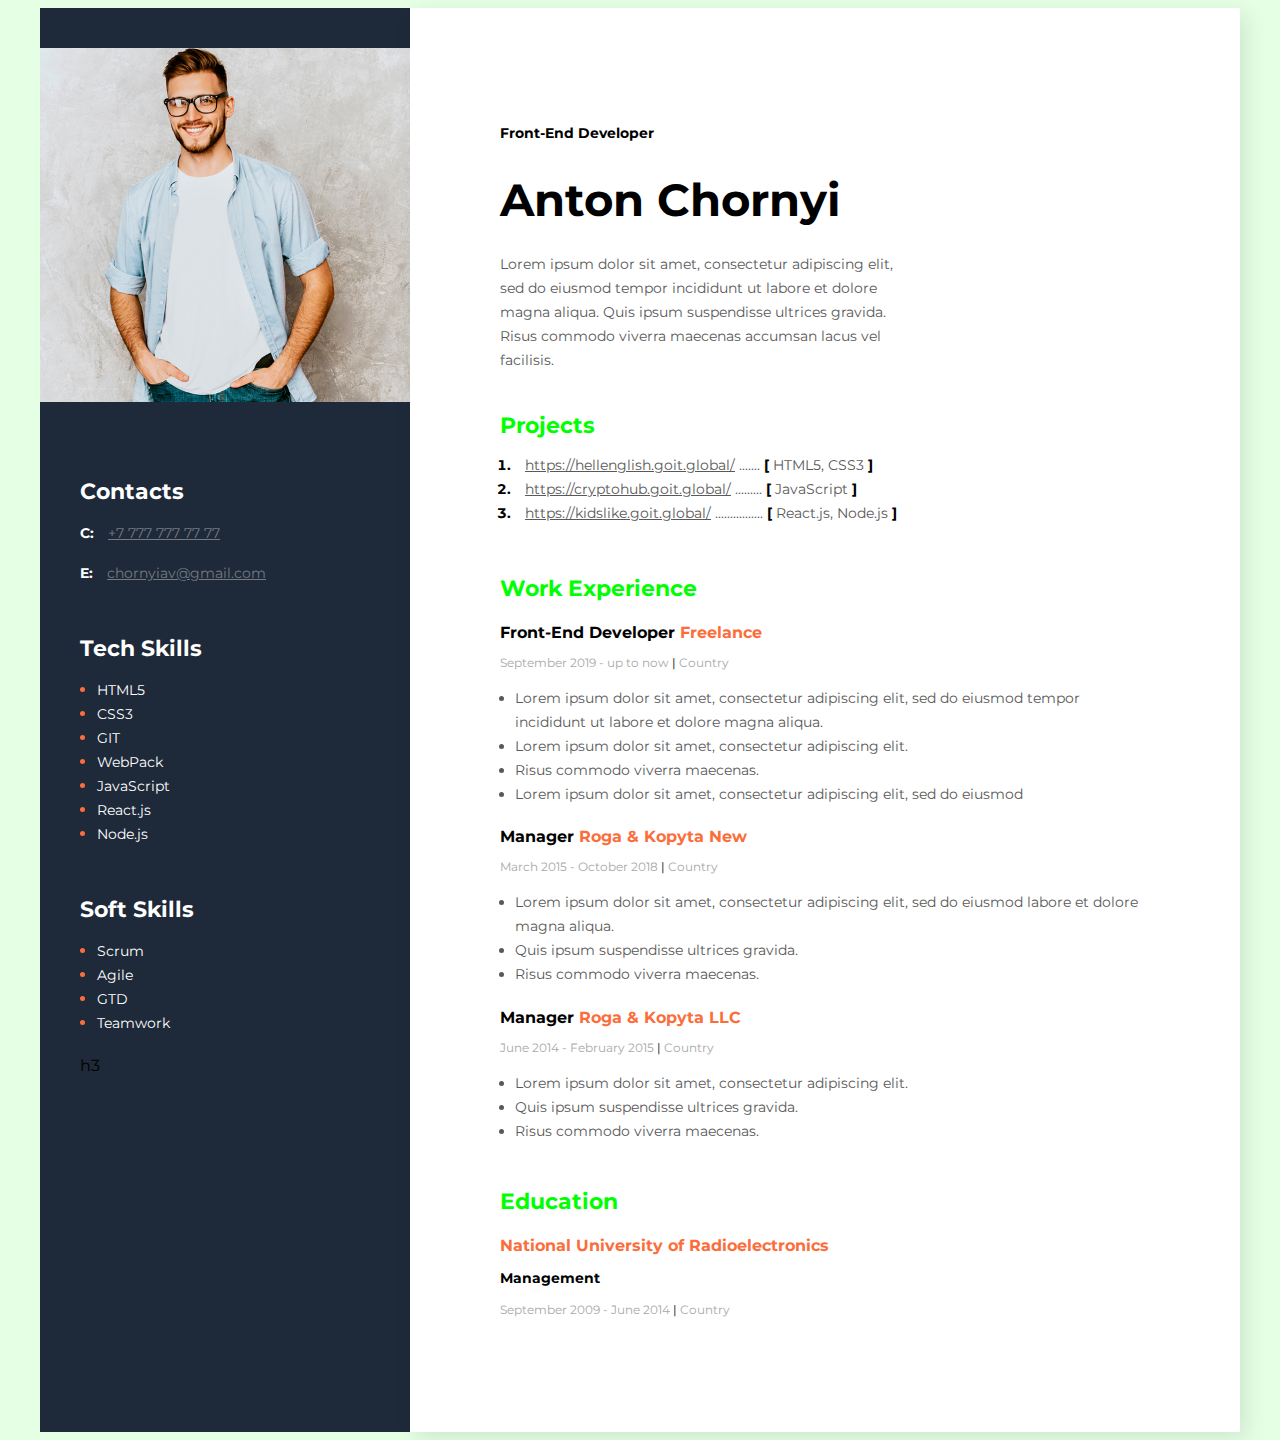
<file: index.html>
<!DOCTYPE html>
<html lang="en">
<head>
    <meta charset="UTF-8">
    <meta http-equiv="X-UA-Compatible" content="IE=edge">
    <meta name="viewport" content="width=device-width, initial-scale=1.0">
    <link rel="preconnect" href="https://fonts.googleapis.com">
    <link rel="preconnect" href="https://fonts.gstatic.com" crossorigin>
    <link href="https://fonts.googleapis.com/css2?family=Montserrat:wght@400;700&display=swap" rel="stylesheet">
    <link rel="stylesheet" href="styles/styles.css">
    <title>Resume</title>
</head>
<body>
<!--Main-->
<div class="main">
    <!--MainContent-->
    <div class="main_content">
        <!--about user-->
        <div class="about">
            <h2 class="about_position">Front-End Developer</h2>
            <h1 class="about_name">Anton Chornyi</h1>
            <p class="about_description">Lorem ipsum dolor sit amet, consectetur adipiscing elit, sed do eiusmod tempor incididunt ut labore et dolore magna
            aliqua. Quis ipsum suspendisse ultrices gravida. Risus commodo viverra maecenas accumsan lacus vel facilisis.</p>
        </div>
        <!--Project-->
        <div class="project">
            <h3 class="title">Projects</h3>
            <ol class="project_list">
                <li class="project_item"> 
                    <span class="project">
                        <a href="https://hellenglish.goit.global/" class="project_link">https://hellenglish.goit.global/</a>
                        .......
                    <span class="project_bracket">[</span> HTML5, CSS3 <span class="project_bracket">]</span>
                    </span>
                </li>
                
                <li class="project_item">
                    <span class="project">
                        <a href="https://cryptohub.goit.global/" class="project_link">https://cryptohub.goit.global/</a>
                        .........
                        <span class="project_bracket">[</span> JavaScript <span class="project_bracket">]</span>
                    </span>
                </li>
                
                <li class="project_item">
                    <span class="project">
                        <a href="https://kidslike.goit.global/" class="project_link">https://kidslike.goit.global/</a>
                        ................
                        <span class="project_bracket">[</span> React.js, Node.js <span class="project_bracket">]</span>
                    </span>
                    
                </li>
            </ol>
        </div>
        <!--Work-->
        <div class="work">
           <h3 class="title">Work Experience</h3> 
            <!--Company 1-->
           <div>
               <h4 class="work_position">Front-End Developer <span class="organization">Freelance</span></h4>
               <p class="period">September 2019 - up to now <span class="line">| </span> Country</p>
               <ul class="work_list">
                    <li class="work_list_item">Lorem ipsum dolor sit amet, consectetur adipiscing elit, sed do eiusmod tempor incididunt ut labore et dolore magna
                    aliqua.</li>
                    <li class="work_list_item">Lorem ipsum dolor sit amet, consectetur adipiscing elit.</li>
                    <li class="work_list_item">Risus commodo viverra maecenas.</li>
                    <li class="work_list_item">Lorem ipsum dolor sit amet, consectetur adipiscing elit, sed do eiusmod</li>
               </ul>
           </div>
            <!--Company 2-->
            <div>
                <h4 class="work_position">Manager <span class="organization">Roga & Kopyta New</span></h4>
                <p class="period">March 2015 - October 2018 <span class="line">| </span> Country</p>
                <ul class="work_list">
                    <li class="work_list_item">Lorem ipsum dolor sit amet, consectetur adipiscing elit, sed do eiusmod labore et dolore magna aliqua.</li>
                    <li class="work_list_item">Quis ipsum suspendisse ultrices gravida.</li>
                    <li class="work_list_item">Risus commodo viverra maecenas.</li>
                </ul>
            </div>
            <!--Company 3-->
            <div>
                <h4 class="work_position">Manager <span class="organization">Roga & Kopyta LLC</span></h4>
                <p class="period">June 2014 - February 2015 <span class="line">| </span> Country</p>
                <ul class="work_list">
                    <li class="work_list_item">Lorem ipsum dolor sit amet, consectetur adipiscing elit.</li>
                    <li class="work_list_item">Quis ipsum suspendisse ultrices gravida.</li>
                    <li class="work_list_item">Risus commodo viverra maecenas.</li>
                </ul>
            </div>
        </div>
        <!--Education-->
        <div class="education">
            <h3 class="title">Education</h3>
            <div>
                <h4 class="education_name">National University of Radioelectronics</h4>
                <p class="education_specialnost">Management</p>
                <p class="period">September 2009 - June 2014 <span class="line">| </span> Country</p>
            </div>
        </div>
    </div>
    <!--Sidebar-->
    <aside class="sidebar">
        <img src="img/photo.jpg" alt="user photo" class="photo">
        <!--Contact-->
        <div class="contact">
            <h3 class="sidebar_title">Contacts</h3>
            <div>
               <p>
                   <span class="contact_type">C:</span>
                    <a href="tel:+7 777 777 77 77" class="contact_link">+7 777 777 77 77</a>
                </p> 
               <p>
                <span class="contact_type">E:</span>
                   <a href="mailto:chornyiav@gmail.com" class="contact_link">chornyiav@gmail.com</a>
                </p>

            </div>
        </div>
        <!--Tech Skills-->
        <div class="tech_skills">
            <h3 class="sidebar_title">Tech Skills</h3>
            <ul class="tech_skill_list">
                <li class="tech_skills_item"><span class="tech_skill_text">HTML5</span></li>
                <li class="tech_skills_item"><span class="tech_skill_text">CSS3</span></li>
                <li class="tech_skills_item"><span class="tech_skill_text">GIT</span></li>
                <li class="tech_skills_item"><span class="tech_skill_text">WebPack</span></li>
                <li class="tech_skills_item"><span class="tech_skill_text">JavaScript</span></li>
                <li class="tech_skills_item"><span class="tech_skill_text">React.js</span></li>
                <li class="tech_skills_item"><span class="tech_skill_text">Node.js</span></li>
    
            </ul>
        </div>
        <!--Soft Skills-->
        <div class="soft_skills">
            <h3 class="sidebar_title">Soft Skills</h3>
            <ul class="soft_skill_list">
                <li class="soft_skills_item"><span class="soft_skill_text">Scrum</span></li>
                <li class="soft_skills_item"><span class="soft_skill_text">Agile</span></li>
                <li class="soft_skills_item"><span class="soft_skill_text">GTD</span></li>
                <li class="soft_skills_item"><span class="soft_skill_text">Teamwork</span></li>
            </ul>
            <h1>

            </h1>
            h3
        </div>
    </aside>
</div>
</body>
</html>
</file>
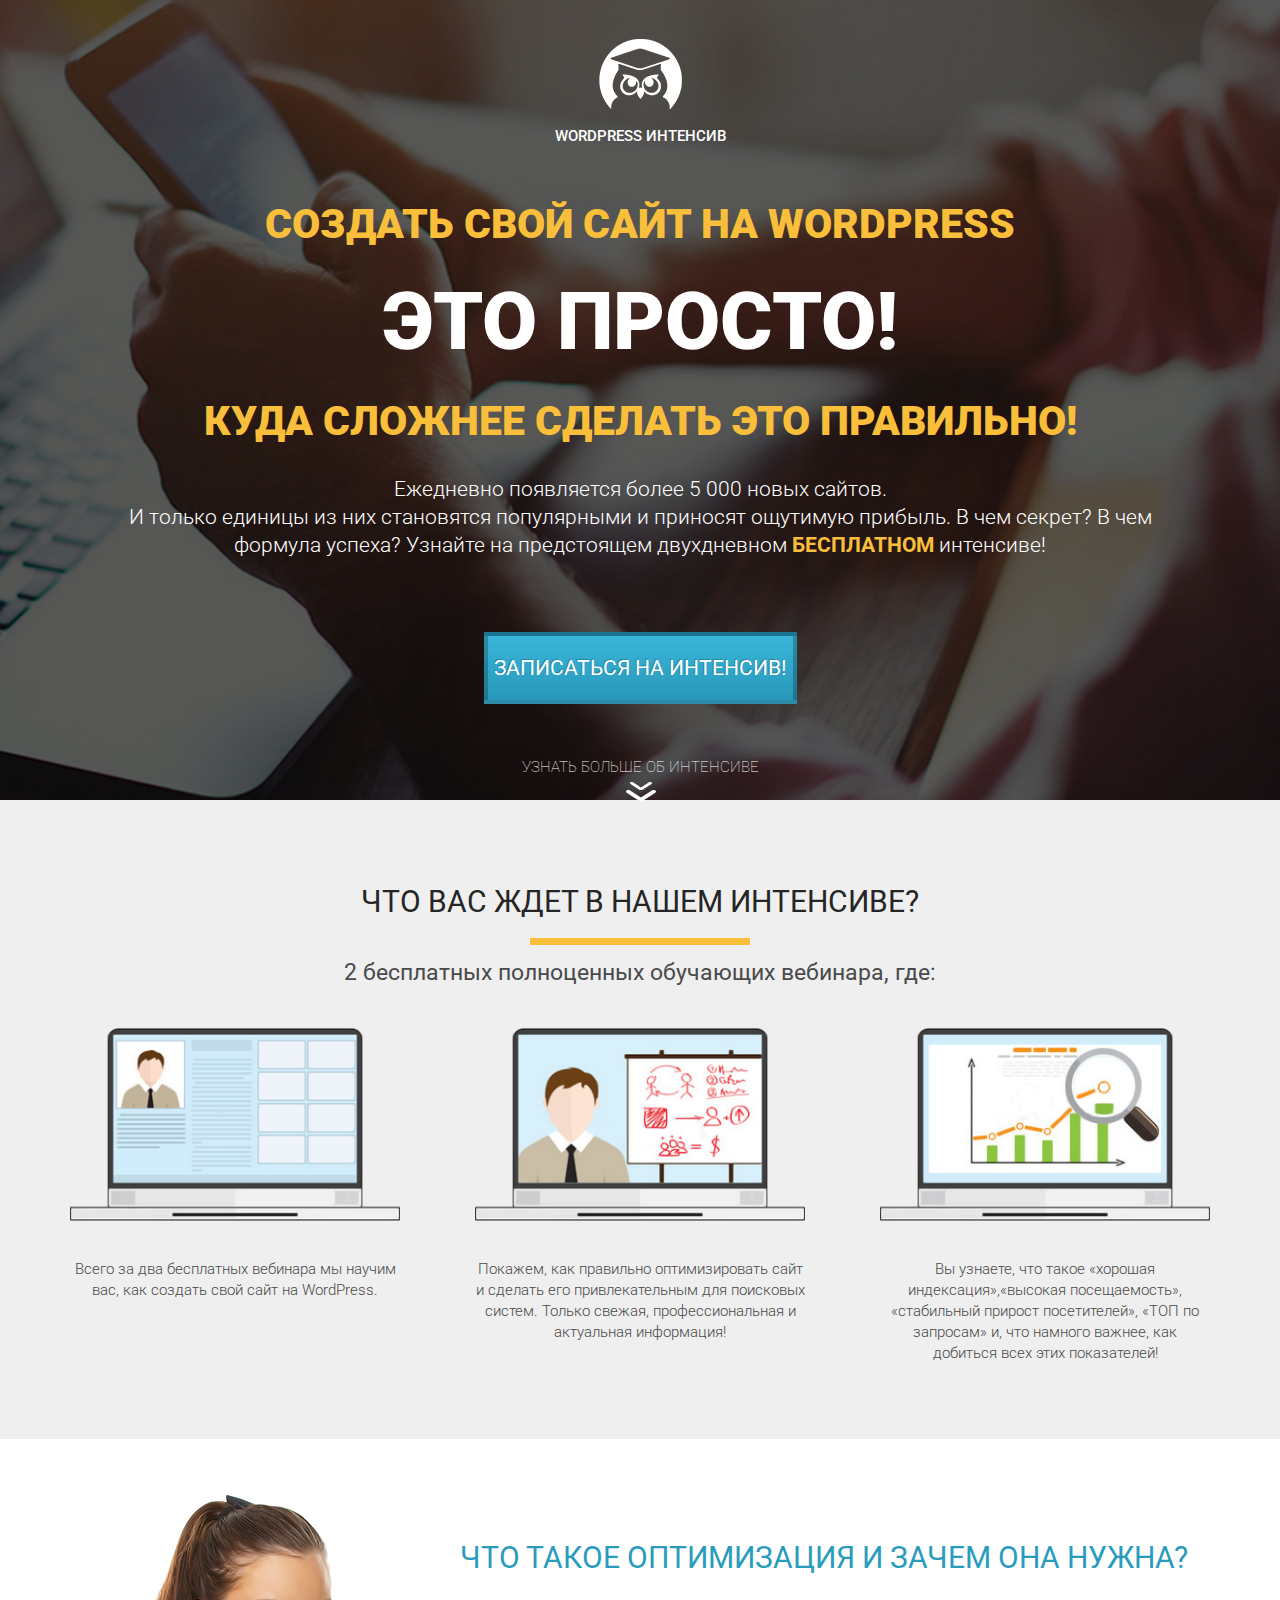
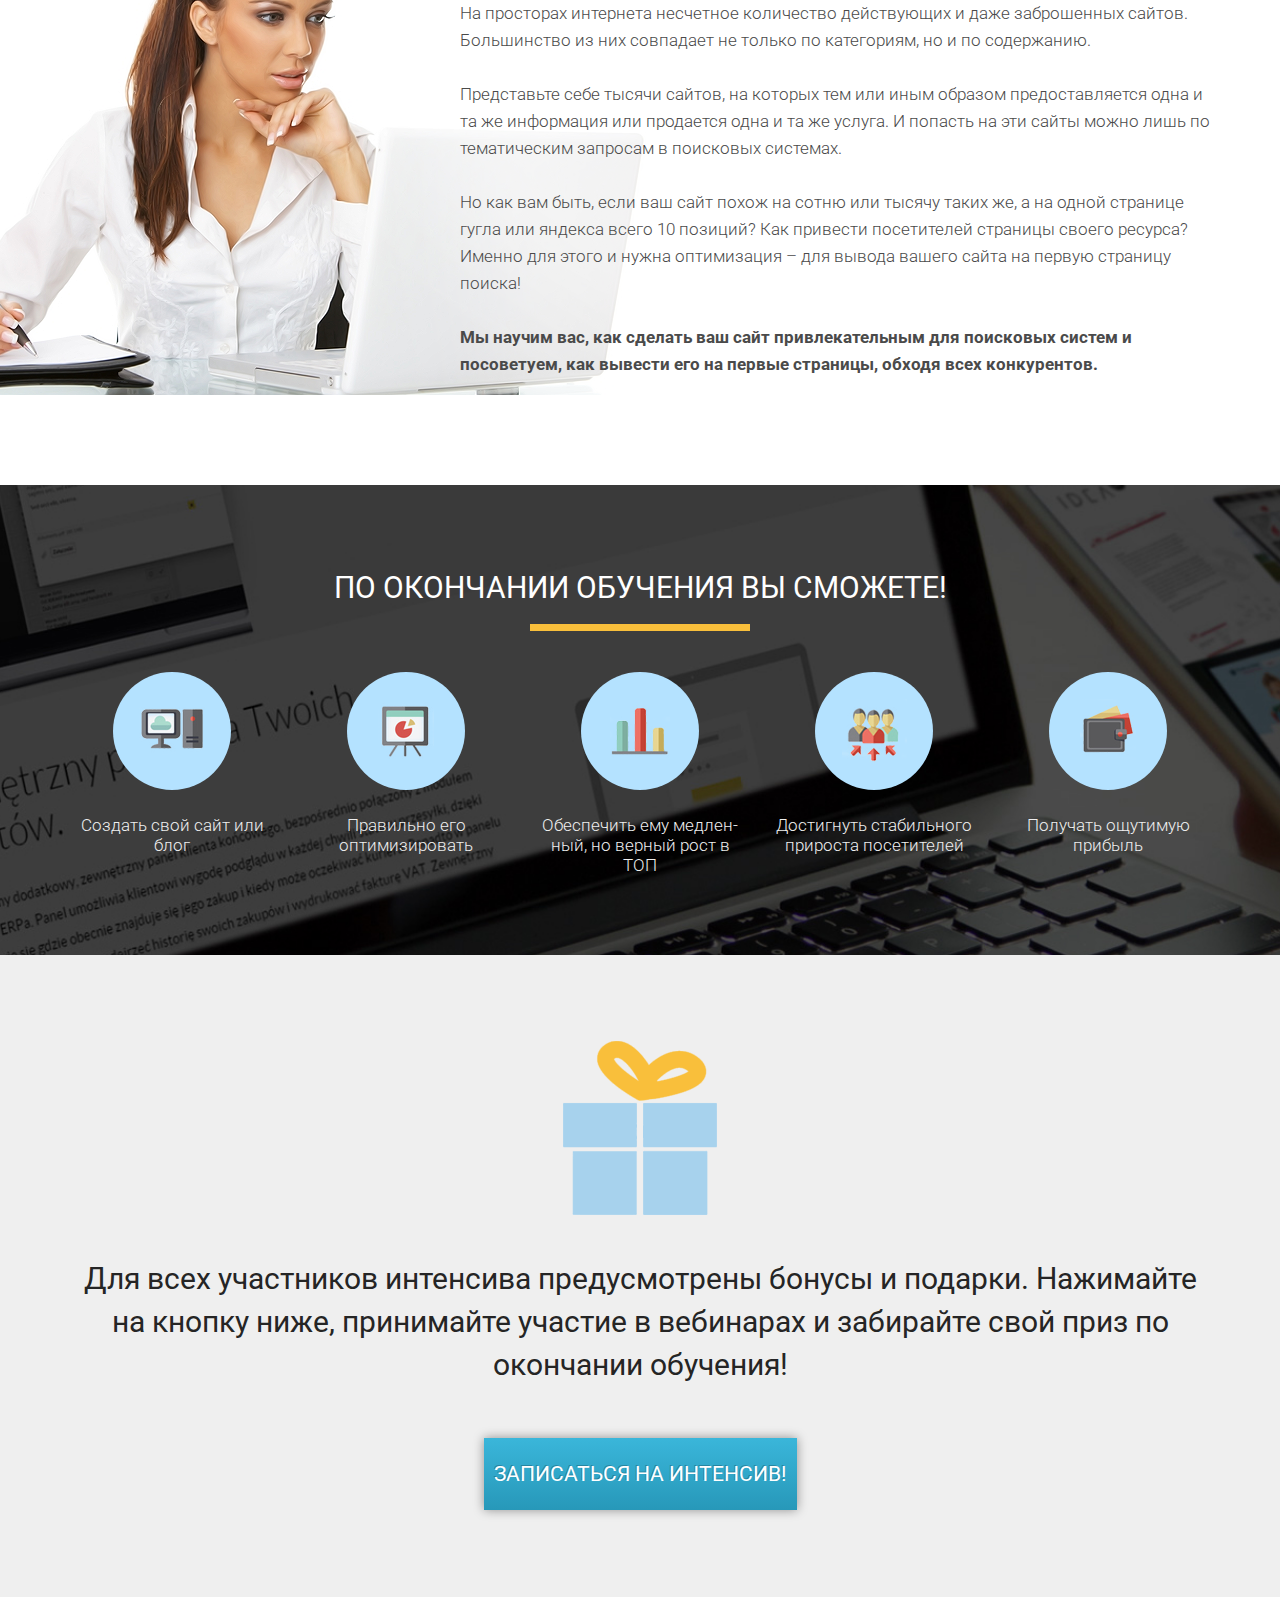
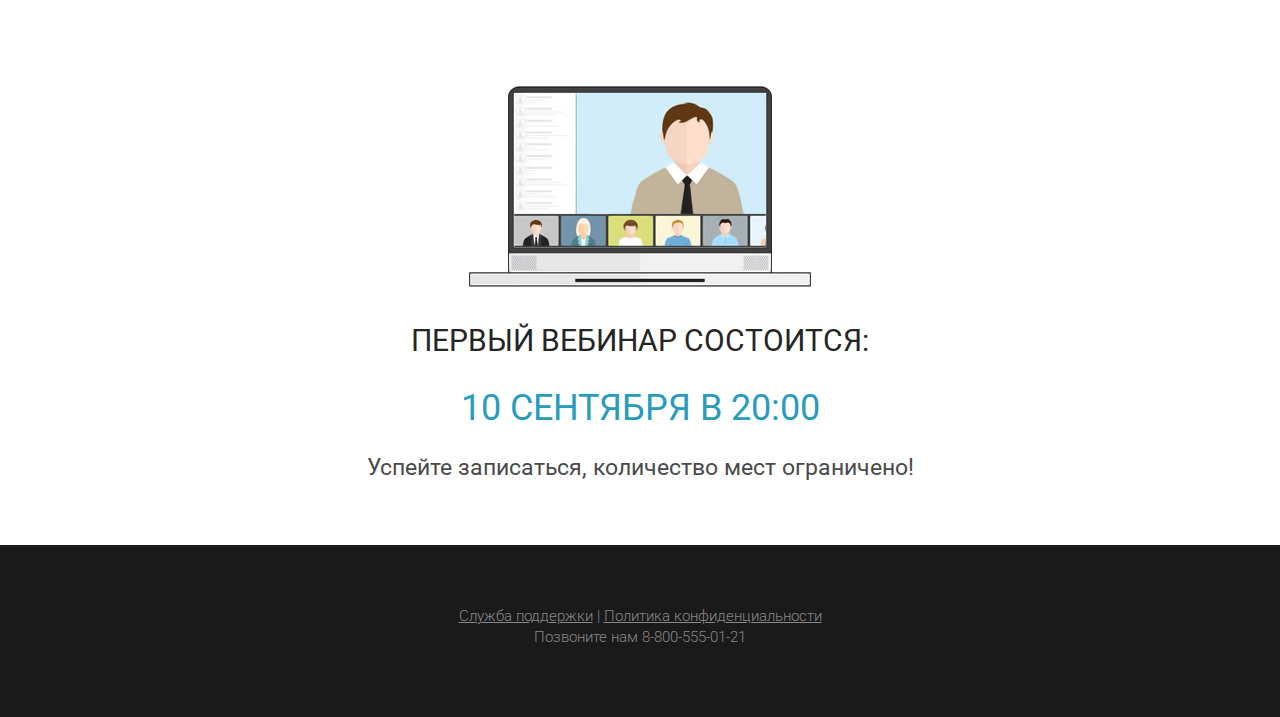
<file: WordPress/index.html>
<!DOCTYPE html>
<html lang="en">

<head>
    <meta charset="UTF-8">
    <meta http-equiv="X-UA-Compatible" content="IE=edge">
    <meta name="viewport" content="width=device-width, initial-scale=1.0">
    <title>WordPress</title>
    <link rel="stylesheet" href="css/normalize.css">
    <link rel="preconnect" href="https://fonts.googleapis.com">
    <link rel="preconnect" href="https://fonts.gstatic.com" crossorigin>
    <link href="https://fonts.googleapis.com/css2?family=Roboto:wght@100;300;400;700;900&display=swap" rel="stylesheet">
    <link rel="stylesheet" href="css/style.css">
</head>

<body>
    <section class="promo">
        <div class="container">
            <div class="logo">
                <img src="icons/logo.png" alt="logo" class="logo_img">
                <div class="logo_text">WordPress интенсив</div>
            </div>

            <h1 class="title">Создать свой сайт на WordPress </h1>
            <div class="simple">
                <h2 class="title_big">это просто!</h2>
                <div class="line"></div>
            </div>
            <h2 class="title">Куда сложнее сделать это правильно!</h2>
            <div class="promo_text">
                Ежедневно появляется более 5 000 новых сайтов.<br>И только единицы из них становятся популярными и
                приносят ощутимую прибыль. В чем секрет? В чем формула успеха? Узнайте на предстоящем двухдневном
                <span>БЕСПЛАТНОМ</span> интенсиве!
            </div>

            <button class="promo_btm">Записаться на интенсив!</button>

            <div class="more">
                <div class="more_text">узнать больше об интенсиве</div>
                <img src="icons/down.svg" alt="down" class="more_img">
            </div>

        </div>
    </section>


    <section class="waiting">
        <div class="container">
            <h2 class="waiting_header">Что вас ждет в нашем интенсиве?</h2>
            <div class="waiting_devider"></div>
            <div class="waiting_subheader">2 бесплатных полноценных обучающих вебинара, где:</div>
            <div class="waiting_wrapper">
                <div class="waiting_item">
                    <img src="img/waiting/waiting_1.png" alt="photo1" class="waiting_img">
                    <div class="waiting_descr">Всего за два бесплатных вебинара мы научим вас,
                        как создать свой сайт на WordPress. </div>
                </div>
                <div class="waiting_item">
                    <img src="img/waiting/waiting_2.png" alt="photo2" class="waiting_img">
                    <div class="waiting_descr">Покажем, как правильно оптимизировать сайт и сделать его привлекательным
                        для поисковых систем. Только свежая, профессиональная и актуальная информация!</div>
                </div>
                <div class="waiting_item">
                    <img src="img/waiting/waiting_3.png" alt="photo3" class="waiting_img">
                    <div class="waiting_descr">Вы узнаете, что такое «хорошая индексация»,«высокая посещаемость»,
                        «стабильный прирост посетителей», «ТОП по запросам» и, что намного важнее, как добиться всех
                        этих показателей!

                    </div>
                </div>
            </div>
        </div>


    </section>


    <section class="optimization">
        <div class="container">
            <h2 class="optimization_header">Что такое оптимизация и зачем она нужна?</h2>
            <div class="optimization_text">На просторах интернета несчетное количество действующих и даже заброшенных
                сайтов. Большинство из них совпадает не только по категориям, но и по содержанию.
                <br><br>
                Представьте себе тысячи сайтов, на которых тем или иным образом предоставляется одна и та же информация
                или продается одна и та же услуга. И попасть на эти сайты можно лишь по тематическим запросам в
                поисковых системах.
                <br><br>
                Но как вам быть, если ваш сайт похож на сотню или тысячу таких же, а на одной странице гугла или яндекса
                всего 10 позиций? Как привести посетителей страницы своего ресурса? Именно для этого и нужна оптимизация
                – для вывода вашего сайта на первую страницу поиска! <br><br>
                <span>Мы научим вас, как сделать ваш сайт привлекательным для поисковых систем и посоветуем, как вывести
                    его на первые страницы, обходя всех конкурентов.</span>
            </div>
            <img src="img/bg/woman_bg.png" alt="woman" class="optimization_img">


        </div>
    </section>




    <section class="finish">
        <div class="container">
            <h2 class="finish_header">По окончании обучения Вы сможете!</h2>
            <div class="finish_divider"></div>

            <div class="finish_wrapper">
                <div class="finish_item">
                    <div class="finish_round">
                        <img src="icons/finish/finish_icon_1.svg" alt="icon1" class="finish_icon">

                    </div>
                    <div class="finish_descr">Создать свой сайт или блог</div>
                </div>
                <div class="finish_item">
                    <div class="finish_round">
                        <img src="icons/finish/finish_icon_2.svg" alt="icon1" class="finish_icon">

                    </div>
                    <div class="finish_descr">Правильно его оптимизировать</div>
                </div>
                <div class="finish_item">
                    <div class="finish_round">
                        <img src="icons/finish/finish_icon_3.svg" alt="icon1" class="finish_icon">

                    </div>
                    <div class="finish_descr">Обеспечить ему медлен-
                        ный, но верный рост в
                        ТОП</div>
                </div>
                <div class="finish_item">
                    <div class="finish_round">
                        <img src="icons/finish/finish_icon_4.svg" alt="icon1" class="finish_icon">

                    </div>
                    <div class="finish_descr">Достигнуть стабильного прироста посетителей</div>
                </div>
                <div class="finish_item">
                    <div class="finish_round">
                        <img src="icons/finish/finish_icon_5.svg" alt="icon1" class="finish_icon">

                    </div>
                    <div class="finish_descr">Получать ощутимую прибыль</div>
                </div>
            </div>
        </div>

    </section>


    <section class="gift">
        <div class="container">
            <img src="icons/gift.png" alt="gift" class="gift_img">
            <div class="gift_text">
                Для всех участников интенсива предусмотрены бонусы и подарки. Нажимайте на кнопку ниже, принимайте
                участие в вебинарах и забирайте свой приз по окончании обучения!
            </div>
            <button class="gift_btn">Записаться на интенсив!</button>
        </div>
    </section>

    <section class="first">
        <div class="container">
            <img src="img/first_webinar/first.png" alt="first webinar" class="first_img">
            <div class="first_text">Первый вебинар состоится:</div>
            <h2 class="date">10 сентября в 20:00 </h2>
            <div class="first_subtitle">Успейте записаться, количество мест ограничено!</div>
        </div>
    </section>

    <footer>
        <div class="info">
            <div class="info_links">
                <a href="#" class="underlined">Служба поддержки</a>
                <!-- # в ссылках используется как заглушка. Когда мы никуда не хотим переходить -->
                |
                <a href="#" class="underlined">Политика конфиденциальности</a>
            </div>
            Позвоните нам <a href="tel:+88005550121">8-800-555-01-21</a>
            <!-- Ссылки можно создавать для быстрых звонков и отправки електронных писем (mailto) -->
        </div>
    </footer>



</body>

</html>
</file>
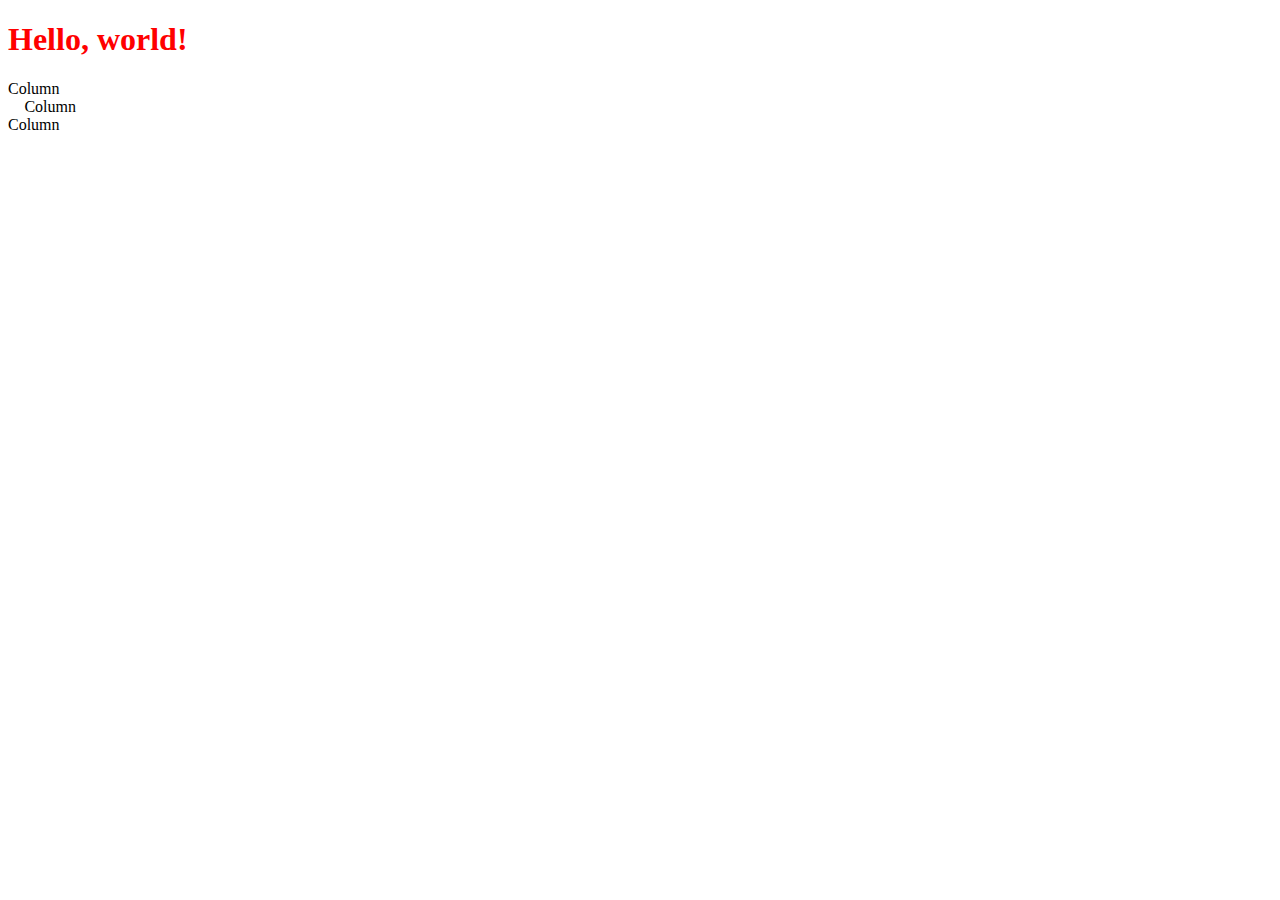
<file: project2/src/index.html>
<!doctype html>
<html lang="en">

<head>
    <!-- Required meta tags -->
    <meta charset="utf-8">
    <meta name="viewport" content="width=device-width, initial-scale=1">

    <!-- Bootstrap CSS -->
    <link href="https://cdn.jsdelivr.net/npm/bootstrap@5.1.3/dist/css/bootstrap.min.css" rel="stylesheet"
        integrity="sha384-1BmE4kWBq78iYhFldvKuhfTAU6auU8tT94WrHftjDbrCEXSU1oBoqyl2QvZ6jIW3" crossorigin="anonymous">
    <link rel="stylesheet" type="text/css" href="sass/style.css">

    <title>Hello, world!</title>
</head>

<body>
    <h1>Hello, world!</h1>
<div class="container" >
    <div class="row">
        <div class="col">
            Column 
    
        </div>
        
        <div class="col">
            <i class="bi bi-facebook"></i>
            &#xF344
            Column
           
        </div>
       
        <div class="col">
            Column 
        </div>
    </div>

</div>



    <!-- Optional JavaScript; choose one of the two! -->

    <!-- Option 1: Bootstrap Bundle with Popper -->
    <script src="https://cdn.jsdelivr.net/npm/bootstrap@5.1.3/dist/js/bootstrap.bundle.min.js"
        integrity="sha384-ka7Sk0Gln4gmtz2MlQnikT1wXgYsOg+OMhuP+IlRH9sENBO0LRn5q+8nbTov4+1p"
        crossorigin="anonymous"></script>

    <!-- Option 2: Separate Popper and Bootstrap JS -->
    <!--
    <script src="https://cdn.jsdelivr.net/npm/@popperjs/core@2.10.2/dist/umd/popper.min.js" integrity="sha384-7+zCNj/IqJ95wo16oMtfsKbZ9ccEh31eOz1HGyDuCQ6wgnyJNSYdrPa03rtR1zdB" crossorigin="anonymous"></script>
    <script src="https://cdn.jsdelivr.net/npm/bootstrap@5.1.3/dist/js/bootstrap.min.js" integrity="sha384-QJHtvGhmr9XOIpI6YVutG+2QOK9T+ZnN4kzFN1RtK3zEFEIsxhlmWl5/YESvpZ13" crossorigin="anonymous"></script>
    -->
</body>

</html>
</file>
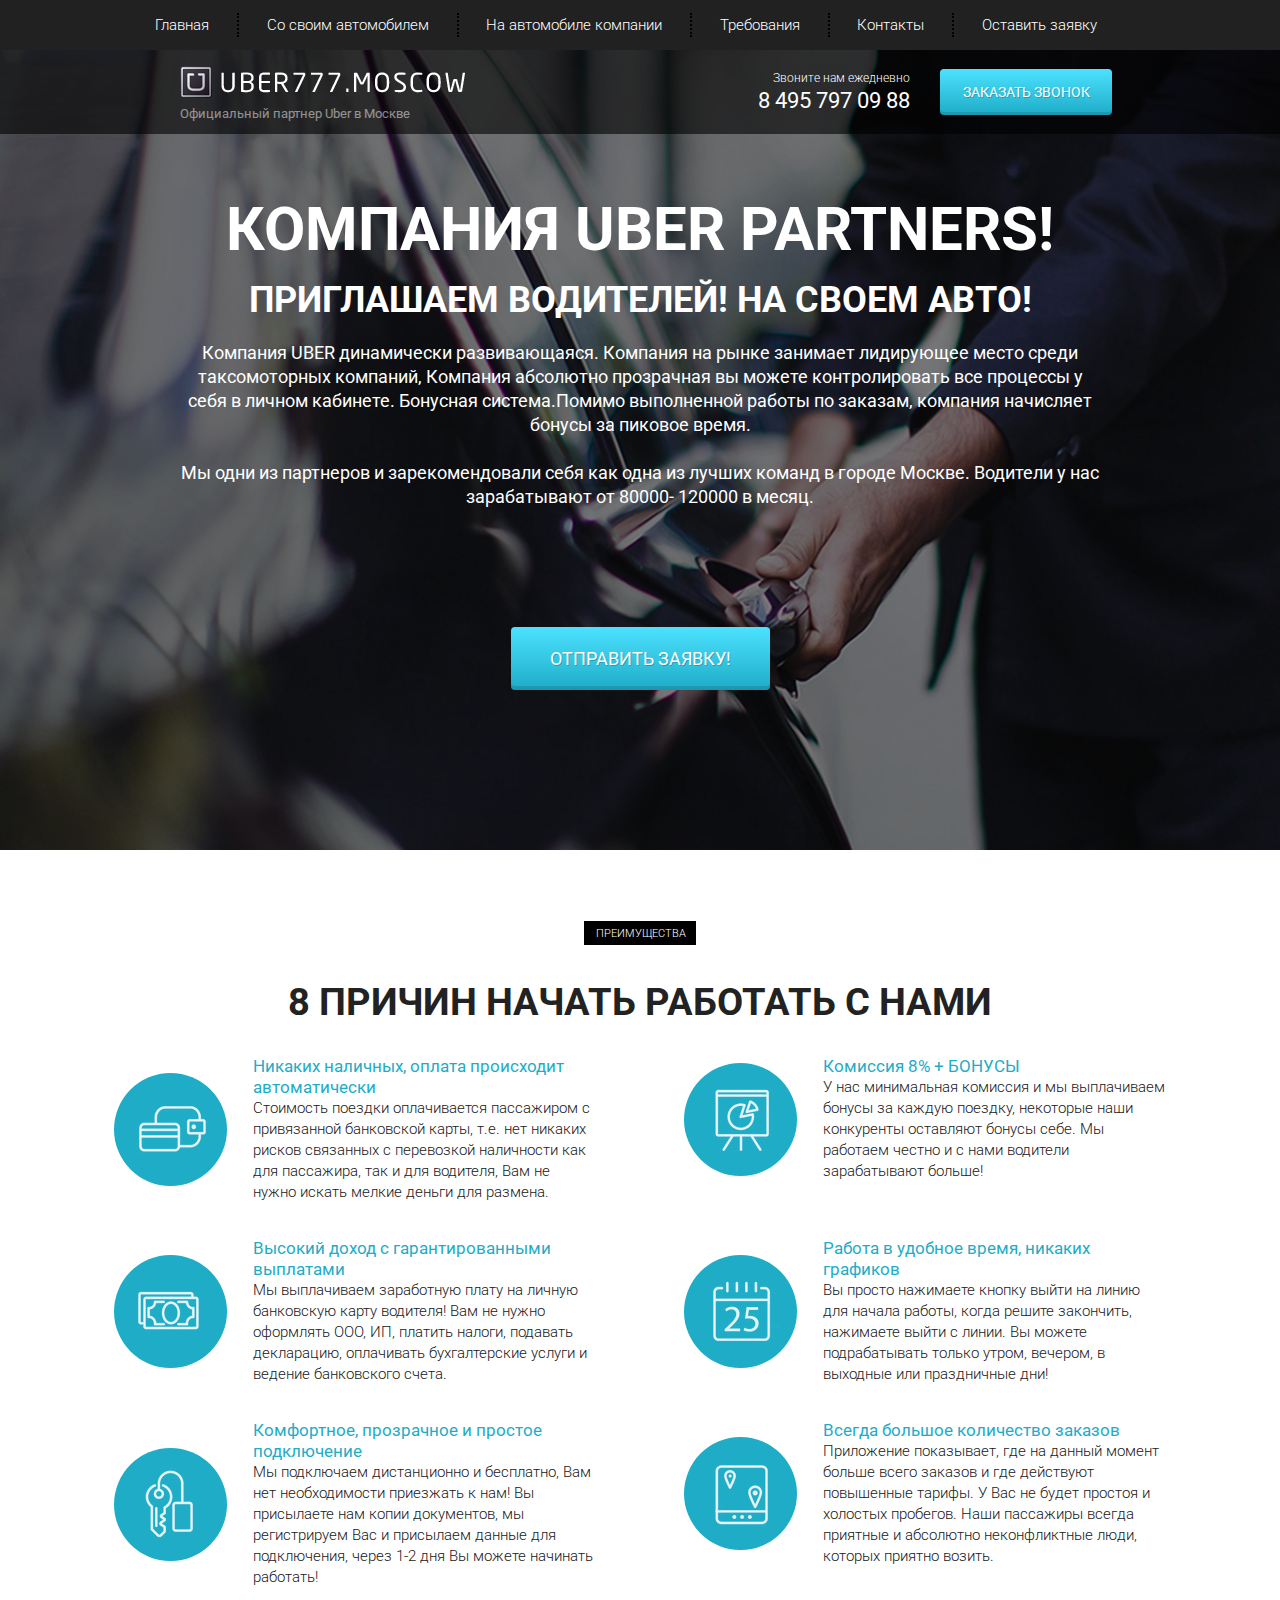
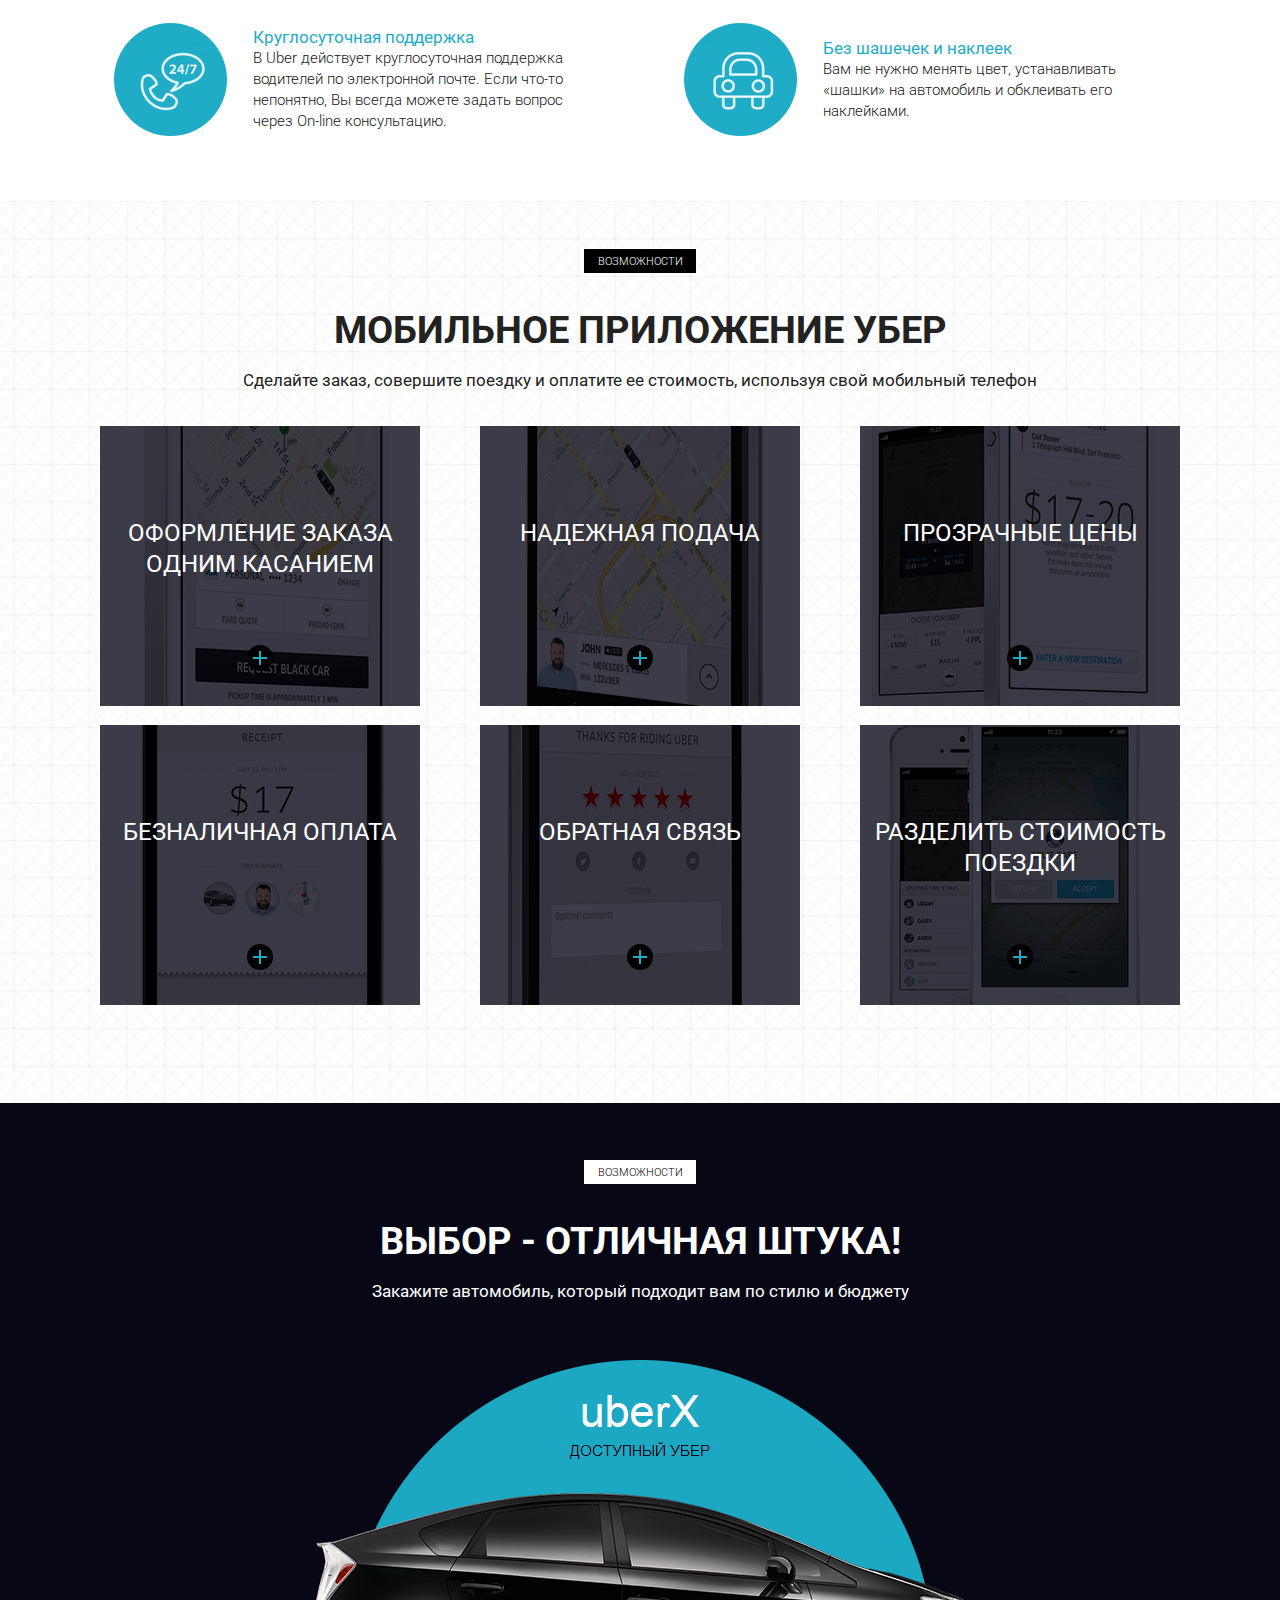
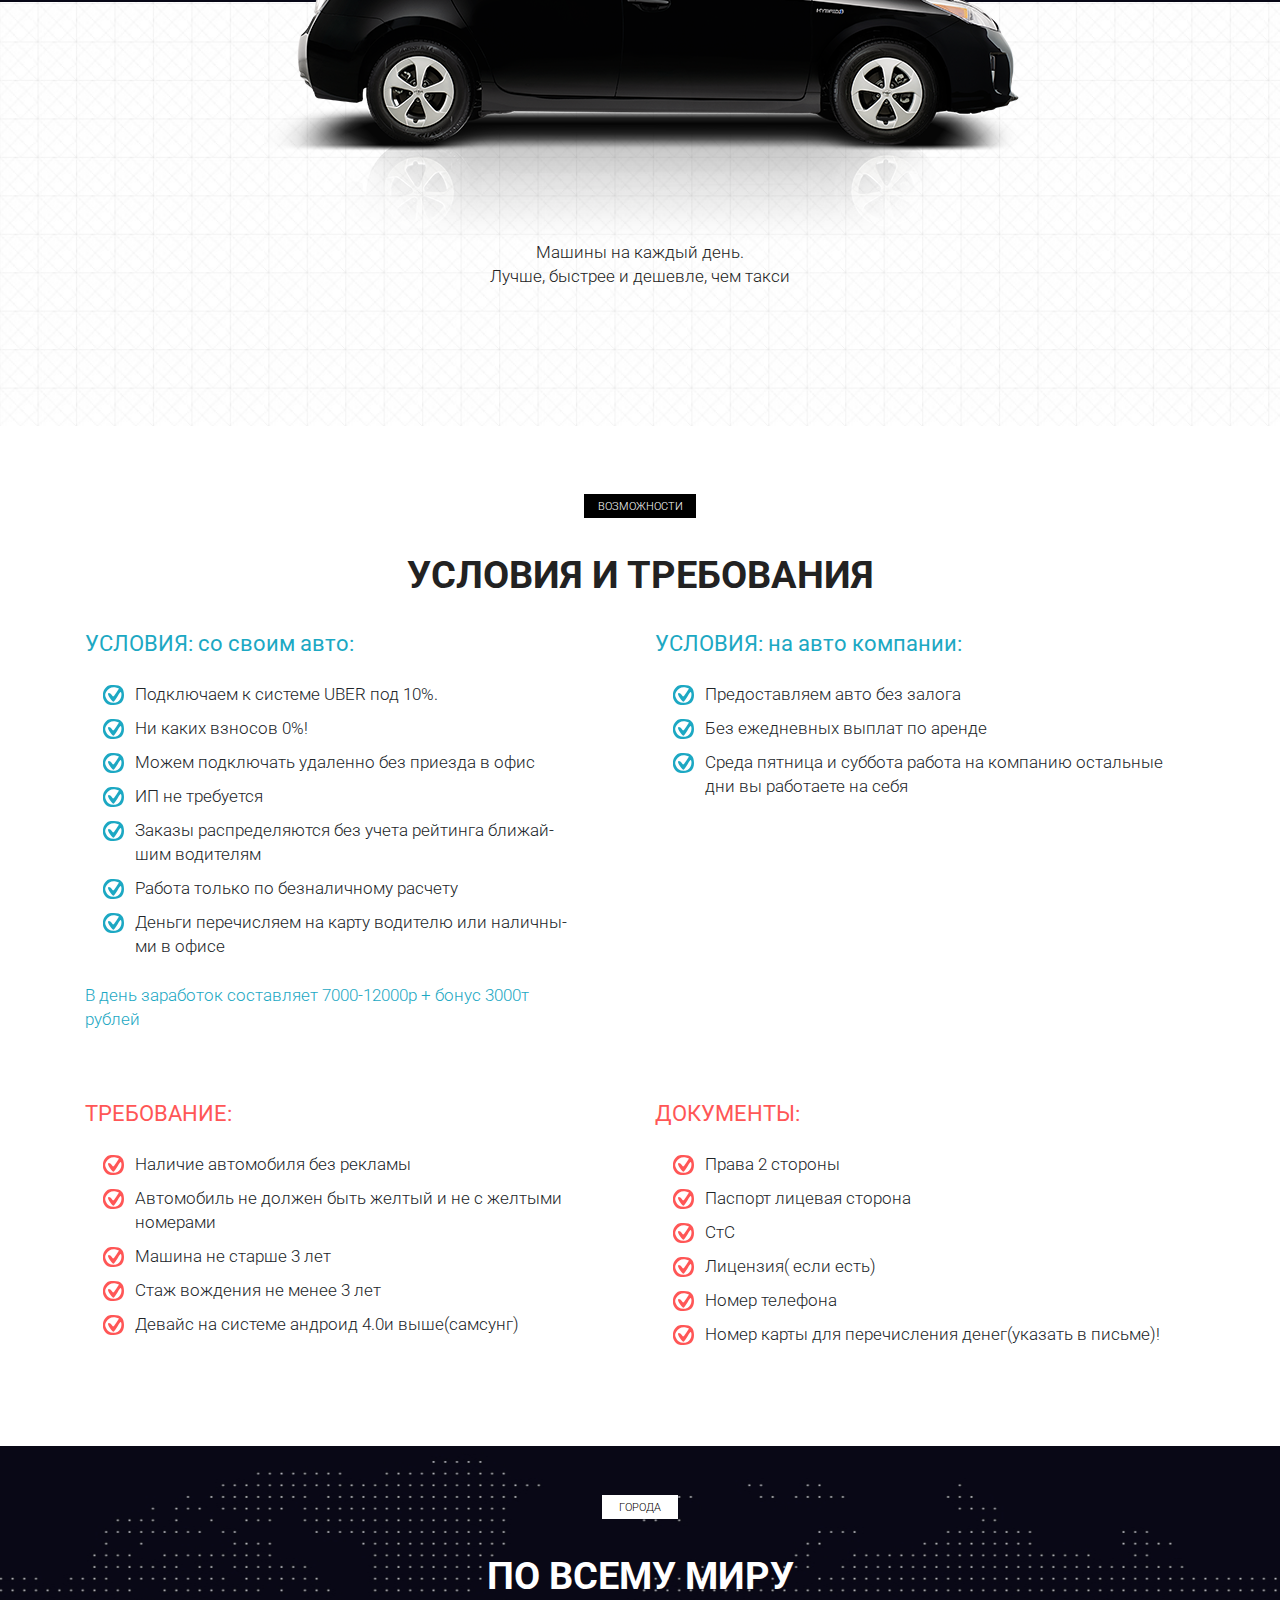
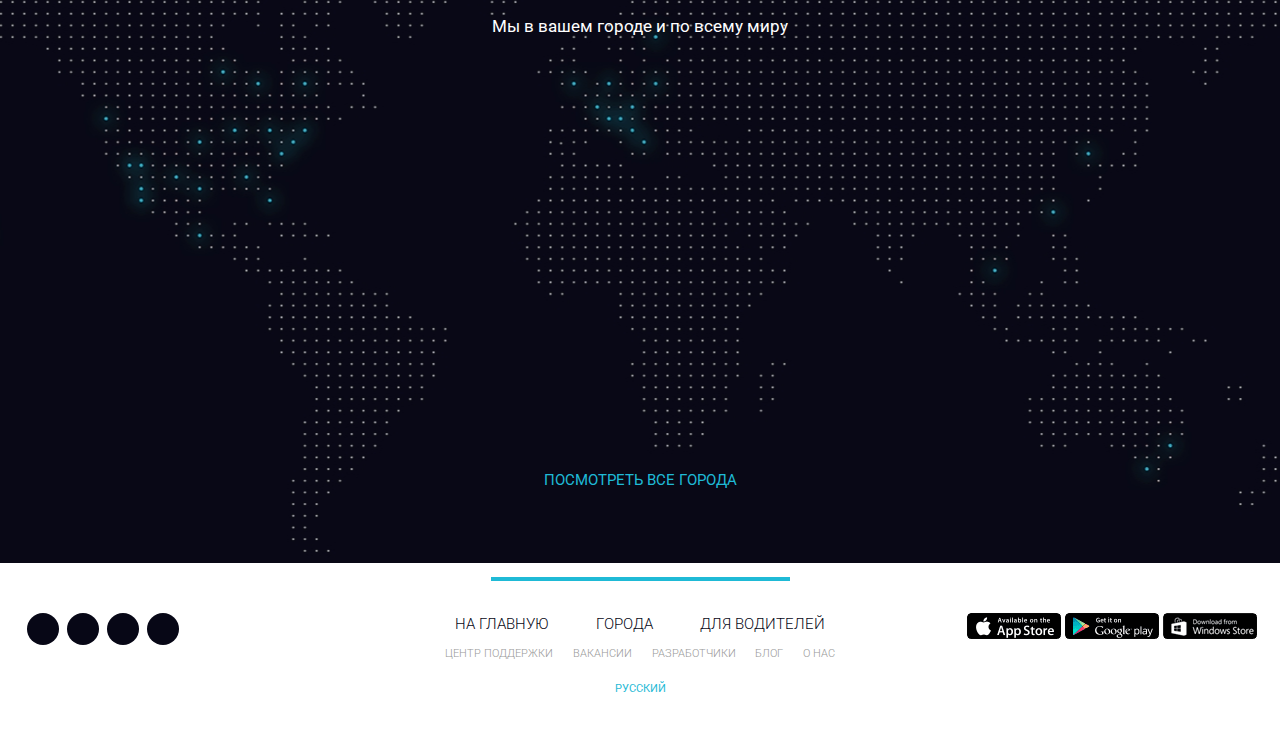
<file: Uber/src/index.html>
<!DOCTYPE html>
<html lang="ru">
<head>
    <meta charset="UTF-8">
    <meta name="viewport" content="width=device-width, initial-scale=1.0">
    <meta http-equiv="X-UA-Compatible" content="ie=edge">
    <title>Uber</title>
    <link rel="shortcut icon" href="icons/favicon.ico" type="image/x-icon">
    <link href="https://fonts.googleapis.com/css?family=Roboto:300,400,700&amp;subset=cyrillic-ext" rel="stylesheet">
    <link rel="stylesheet" href="css/bootstrap-reboot.min.css">
    <link rel="stylesheet" href="css/bootstrap-grid.min.css">
    <link rel="stylesheet" href="https://use.fontawesome.com/releases/v5.8.2/css/all.css" integrity="sha384-oS3vJWv+0UjzBfQzYUhtDYW+Pj2yciDJxpsK1OYPAYjqT085Qq/1cq5FLXAZQ7Ay" crossorigin="anonymous">
    <link rel="stylesheet" href="css/style.min.css">
</head>
<body>
    <header>
        <nav>
            <div class="container">
                <ul class="menu">
                    <li class="menu_item"><a href="#" class="menu_link">Главная</a></li>
                    <li class="menu_item"><a href="#require" class="menu_link">Со своим автомобилем</a></li>
                    <li class="menu_item"><a href="#require" class="menu_link">На автомобиле компании</a></li>
                    <li class="menu_item"><a href="#" class="menu_link">Требования</a></li>
                    <li class="menu_item"><a href="#" class="menu_link">Контакты</a></li>
                    <li class="menu_item"><a href="#" class="menu_link">Оставить заявку</a></li>
                </ul>
            </div>
            <div class="hamburger">
                <span></span>
                <span></span>
                <span></span>
            </div>
        </nav>
        <div class="subheader">
            <div class="container">
                <div class="row">
                    <div class="col-6 col-md-4 offset-md-1">
                        <a href="#" class="subheader_logo"><img src="icons/logo.png" alt="logo"></a>
                        <div class="subheader_official">Официальный партнер Uber в Москве</div>
                    </div>
    
                    <div class="xs-hidden col-md-3 offset-md-1 col-xl-2 offset-xl-2">
                        <div class="subheader_call">Звоните нам ежедневно</div>
                        <a href="tel:84957970988" class="subheader_phone">8 495 797 09 88</a>
                    </div>
    
                    <div class="col-6 col-md-3">
                        <a href="tel:84957970988" class="xs-visible subheader_phone">8 495 797 09 88</a>
                        <button class="subheader_btn">заказать звонок</button>
                    </div>
                </div>
            </div>
        </div>
    </header>

    <section class="promo">
        <div class="container">
            <div class="row">
                <div class="col-md-12 offset-md-0 col-lg-10 offset-lg-1">
                    <h1 class="promo_header">КОМПАНИЯ UBER PARTNERS!</h1>
                    <h2 class="promo_subheader">ПРИГЛАШАЕМ ВОДИТЕЛЕЙ! НА СВОЕМ АВТО!</h2>
                    <div class="promo_descr">
                        Компания UBER  динамически развивающаяся. Компания на рынке занимает лидирующее место среди
                        таксомоторных компаний, Компания абсолютно прозрачная вы можете контролировать все процессы у себя в личном кабинете. Бонуcная система.Помимо выполненной работы по заказам, компания начисляет бонусы за
                        пиковое время.
                        <br><br>
                        Мы одни из партнеров и зарекомендовали себя как одна из лучших команд в городе Москве.  Водители у нас
                        зарабатывают от 80000- 120000 в месяц.
                    </div>
                    <button class="promo_btn">ОТПРАВИТЬ ЗАЯВКУ!</button>
                </div>
            </div>
        </div>
    </section>

    <section class="reasons">
        <div class="container">
            <div class="label">преимущества</div>
            <h2 class="title">8 причин начать работать с нами</h2>
            <div class="row">
                <div class="col-md-6">
                    <div class="reasons_block">
                        <div class="reasons_round">
                            <img src="icons/reasons/reason_1.png" alt="reason">
                        </div>
                        <div class="reasons_descr">
                            <div class="reasons_subtitle">Никаких наличных, оплата происходит автоматически</div>
                            <div class="reasons_text">
                                Стоимость поездки оплачивается пассажиром с привязанной банковской карты, т.е. нет никаких рисков связанных с перевозкой наличности как для пассажира, так и для водителя, Вам не нужно искать мелкие деньги для размена.
                            </div>
                        </div>
                    </div>
                </div>
                <div class="col-md-6">
                    <div class="reasons_block">
                        <div class="reasons_round">
                            <img src="icons/reasons/reason_2.png" alt="reason">
                        </div>
                        <div class="reasons_descr">
                            <div class="reasons_subtitle">Комиссия 8% + БОНУСЫ</div>
                            <div class="reasons_text">
                                У нас минимальная комиссия и мы выплачиваем бонусы за каждую поездку, некоторые наши конкуренты оставляют бонусы себе. Мы работаем честно и с нами водители зарабатывают больше!
                            </div>
                        </div>
                    </div>
                </div>
                <div class="col-md-6">
                    <div class="reasons_block">
                        <div class="reasons_round">
                            <img src="icons/reasons/reason_3.png" alt="reason">
                        </div>
                        <div class="reasons_descr">
                            <div class="reasons_subtitle">Высокий доход с гарантированными выплатами</div>
                            <div class="reasons_text">
                                Мы выплачиваем заработную плату на личную банковскую карту водителя! Вам не нужно оформлять ООО, ИП, платить налоги, подавать декларацию, оплачивать бухгалтерские услуги и ведение банковского счета.
                            </div>
                        </div>
                    </div>
                </div>
                <div class="col-md-6">
                    <div class="reasons_block">
                        <div class="reasons_round">
                            <img src="icons/reasons/reason_4.png" alt="reason">
                        </div>
                        <div class="reasons_descr">
                            <div class="reasons_subtitle">Работа в удобное время, никаких графиков</div>
                            <div class="reasons_text">
                                Вы просто нажимаете кнопку выйти на линию для начала работы, когда решите закончить, нажимаете выйти с линии. Вы можете подрабатывать только утром, вечером, в выходные или праздничные дни!
                            </div>
                        </div>
                    </div>
                </div>
                <div class="col-md-6">
                    <div class="reasons_block">
                        <div class="reasons_round">
                            <img src="icons/reasons/reason_5.png" alt="reason">
                        </div>
                        <div class="reasons_descr">
                            <div class="reasons_subtitle">Комфортное, прозрачное и простое подключение</div>
                            <div class="reasons_text">
                                Мы подключаем дистанционно и бесплатно, Вам нет необходимости приезжать к нам! Вы присылаете нам копии документов, мы регистрируем Вас и присылаем данные для подключения, через 1-2 дня Вы можете начинать работать!
                            </div>
                        </div>
                    </div>
                </div>
                <div class="col-md-6">
                    <div class="reasons_block">
                        <div class="reasons_round">
                            <img src="icons/reasons/reason_6.png" alt="reason">
                        </div>
                        <div class="reasons_descr">
                            <div class="reasons_subtitle">Всегда большое количество заказов</div>
                            <div class="reasons_text">
                                Приложение показывает, где на данный момент больше всего заказов и где действуют повышенные тарифы. У Вас не будет простоя и холостых пробегов. Наши пассажиры всегда приятные и абсолютно неконфликтные люди, которых приятно возить.
                            </div>
                        </div>
                    </div>
                </div>
                <div class="col-md-6">
                    <div class="reasons_block">
                        <div class="reasons_round">
                            <img src="icons/reasons/reason_7.png" alt="reason">
                        </div>
                        <div class="reasons_descr">
                            <div class="reasons_subtitle">Круглосуточная поддержка</div>
                            <div class="reasons_text">
                                В Uber действует круглосуточная поддержка водителей по электронной почте. Если что-то непонятно, Вы всегда можете задать вопрос через On-line консультацию.
                            </div>
                        </div>
                    </div>
                </div>
                <div class="col-md-6">
                    <div class="reasons_block">
                        <div class="reasons_round">
                            <img src="icons/reasons/reason_8.png" alt="reason">
                        </div>
                        <div class="reasons_descr">
                            <div class="reasons_subtitle">Без шашечек и наклеек</div>
                            <div class="reasons_text">
                                Вам не нужно менять цвет, устанавливать «шашки» на автомобиль и обклеивать его наклейками.
                            </div>
                        </div>
                    </div>
                </div>
            </div>
        </div>
    </section>

    <section class="mobile">
        <div class="container">
            <div class="label">возможности</div>
            <h2 class="title">мобильное приложение убер</h2>
            <div class="subtitle">Сделайте заказ, совершите поездку и оплатите ее стоимость, используя свой мобильный телефон</div>

            <div class="row">
                <div class="col-md-6 col-lg-4">
                    <div class="mobile_item mobile_item_1">
                        <div class="mobile_item_subtitle">
                            оформление заказа одним касанием
                        </div>
                        <div class="mobile_item_plus"></div>
                    </div>
                </div>
                <div class="col-md-6 col-lg-4">
                    <div class="mobile_item mobile_item_2">
                        <div class="mobile_item_subtitle">
                            надежная подача
                        </div>
                        <div class="mobile_item_plus"></div>
                    </div>
                </div>
                <div class="col-md-6 col-lg-4">
                    <div class="mobile_item mobile_item_3">
                        <div class="mobile_item_subtitle">
                            прозрачные цены
                        </div>
                        <div class="mobile_item_plus"></div>
                    </div>
                </div>
                <div class="col-md-6 col-lg-4">
                    <div class="mobile_item mobile_item_4">
                        <div class="mobile_item_subtitle">
                            безналичная оплата
                        </div>
                        <div class="mobile_item_plus"></div>
                    </div>
                </div>
                <div class="col-md-6 col-lg-4">
                    <div class="mobile_item mobile_item_5">
                        <div class="mobile_item_subtitle">
                            обратная связь
                        </div>
                        <div class="mobile_item_plus"></div>
                    </div>
                </div>
                <div class="col-md-6 col-lg-4">
                    <div class="mobile_item mobile_item_6">
                        <div class="mobile_item_subtitle">
                            разделить стоимость поездки
                        </div>
                        <div class="mobile_item_plus"></div>
                    </div>
                </div>
            </div>
        </div>
    </section>

    <section class="choice">
        <div class="container">
            <div class="black"></div>
            <div class="label label_white">возможности</div>
            <h2 class="title title_white hidden-320">Выбор - отличная штука!</h2>
            <div class="subtitle subtitle_white hidden-320">Закажите автомобиль, который подходит вам по стилю и бюджету</div>

            <img src="img/car.png" alt="uber car" class="choice_img">
            <div class="choice_descr">
                Машины на каждый день.<br>
                Лучше, быстрее и дешевле, чем такси
            </div>
        </div>
    </section>

    <section class="require" id="require">
        <div class="container">
            <div class="label">возможности</div>
            <h2 class="title">условия и требования</h2>
        <div class="row">
            <div class="col-md-6">
                <div class="require_block">
                    <div class="require_title">
                        УСЛОВИЯ: со своим авто:
                    </div>
                    <ul class="require_list">
                        <li>Подключаем к системе UBER  под 10%.</li>
                        <li>
                            Ни каких взносов  0%!
                        </li>
                        <li>
                            Можем подключать удаленно без приезда в офис
                        </li>
                        <li>
                            ИП не требуется
                        </li>
                        <li>
                            Заказы распределяются без учета рейтинга ближай-<br>шим водителям
                        </li>
                        <li>
                            Работа только по безналичному расчету
                        </li>
                        <li>
                            Деньги перечисляем на карту водителю или наличны-<br>ми в офисе
                        </li>
                    </ul>
                    <div class="require_descr">
                        В день заработок составляет 7000-12000р + бонус 3000т<br> рублей
                    </div>
                </div>
            </div>
            <div class="col-md-6">
                <div class="require_block">
                    <div class="require_title">
                        УСЛОВИЯ: на авто компании:
                    </div>
                    <ul class="require_list">
                        <li>
                            Предоставляем авто без залога
                        </li>
                        <li>
                            Без ежедневных выплат по аренде
                        </li>
                        <li>
                            Среда пятница и суббота работа на компанию остальные дни вы работаете на себя
                        </li>
                    </ul>
                </div>
            </div>
            <div class="col-md-6">
                <div class="require_block require_block_nmb warning">
                    <div class="require_title">
                        ТРЕБОВАНИЕ:
                    </div>
                    <ul class="require_list">
                        <li>
                            Наличие автомобиля без рекламы
                        </li>
                        <li>
                            Автомобиль не должен быть желтый и не с желтыми номерами
                        </li>
                        <li>
                            Машина не старше 3 лет
                        </li>
                        <li>
                            Стаж вождения не менее 3 лет
                        </li>
                        <li>
                            Девайс на системе андроид 4.0и выше(самсунг)
                        </li>
                    </ul>
                </div>
            </div>
            <div class="col-md-6">
                <div class="require_block require_block_nmb warning">
                    <div class="require_title">
                        ДОКУМЕНТЫ:
                    </div>
                    <ul class="require_list">
                        <li>
                            Права 2 стороны
                        </li>
                        <li>
                            Паспорт лицевая сторона
                        </li>
                        <li>
                            СтС
                        </li>
                        <li>
                            Лицензия( если есть)
                        </li>
                        <li>
                            Номер телефона
                        </li>
                        <li>
                            Номер карты для перечисления денег(указать в письме)!
                        </li>
                    </ul>
                </div>
            </div>
        </div>
        </div>
    </section>

    <section class="world">
        <div class="container">
            <div class="label label_white label_min">города</div>
            <h2 class="title title_white">По всему миру</h2>
            <div class="subtitle subtitle_white">Мы в вашем городе и по всему миру</div>

            <a href="#" class="world_link">посмотреть все города</a>
        </div>
    </section>

    <footer>
        <div class="footer_divider"></div>
        <div class="footer_wrapper">
            <!-- Если не оборачивать каждый блок в обертку - получится криво -->
            <div>
                <div class="footer_social">
                    <a href="#" class="footer_social_item">
                        <i class="fab fa-facebook-f"></i>
                    </a>
                    <a href="#" class="footer_social_item">
                        <i class="fab fa-twitter"></i>
                    </a>
                    <a href="#" class="footer_social_item">
                        <i class="fab fa-linkedin"></i>
                    </a>
                    <a href="#" class="footer_social_item">
                        <i class="fab fa-instagram"></i>
                    </a>
                </div>
            </div>
            <div>
                <div class="footer_links">
                    <div class="footer_links_main">
                        <a href="#">на главную</a>
                        <a href="#">города</a>
                        <a href="#">для водителей</a>
                    </div>
                    <div class="footer_links_sub">
                        <a href="#">центр поддержки</a>
                        <a href="#">вакансии</a>
                        <a href="#">разработчики</a>
                        <a href="#">блог</a>
                        <a href="#">о нас</a>
                    </div>
                    <a href="#" class="footer_links_lang">Русский</a>
                </div>
            </div>
            <div>
                <div class="footer_mobile">
                    <a href="#">
                        <img src="img/app_store.png" alt="App Store">
                    </a>
                    <a href="#">
                        <img src="img/google_play.png" alt="Google play">
                    </a>
                    <a href="#">
                        <img src="img/windows_store.png" alt="Windows store">
                    </a>
                </div>
            </div>
        </div>
    </footer>

    <script src="js/script.js"></script>
</body>
</html>
</file>
<file: styles/styles.css>
body {
    font-family: 'Montserrat', sans-serif;
    background-color: #E5FFE5;
}

/* main styles */
.main {
    display: flex;
    flex-direction: row-reverse;
    width: 1200px;
    margin: 0 auto;
}

/* main_content */
.main_content {
    background-color: #FFFFFF;
    box-shadow: 6px 6px 20px rgba(0, 0, 0, 0.1);
    padding: 105px 90px;
}

/* about */
.about {
    margin-bottom: 40px;
}
.about_position{
    font-family: 'Montserrat';
    font-style: normal;
    font-weight: 700;
    font-size: 14px;
    line-height: 17px;
    color: #000000;
    margin-bottom: 20px;
}

.about_name{
    font-style: normal;
    font-weight: 700;
    font-size: 45px;
    line-height: 55px;
    color: #000000;
    margin-bottom: 25px;
    
}

.about_description{
    font-style: normal;
    font-weight: 400;
    font-size: 14px;
    line-height: 24px;
    color: #595959;
    width: 400px;
}

.project{
    margin-bottom: 50px;
}



.title {
    font-style: normal;
    font-weight: 700;
    font-size: 22px;
    line-height: 27px; 
    color: #00FF00;
    margin-bottom: 10px;
}

.project_list{
    padding: 0;
    margin-left: 15px;
}

.project_item {
    font-style: normal;
    font-weight: 700;
    font-size: 14px;
    line-height: 24px;
    color: #000000;
}

.project, .project_link{
    font-style: normal;
    font-weight: 400;
    font-size: 14px;
    line-height: 24px;
    color: #595959;
}

.project_link{
    margin-left: 10px;
}

.project_bracket{
    font-style: normal;
    font-weight: 700;
    font-size: 14px;
    line-height: 24px;
    color: #000000;
}

.work{
    margin-bottom: 45px;
}

.work_position{
    font-style: normal;
    font-weight: 700;
    font-size: 16px;
    line-height: 20px;
    color: #000000;
    margin-bottom: 10px;
}

.organization{
    font-style: normal;
    font-weight: 700;
    font-size: 16px;
    line-height: 20px;
    color: #FB6D3A;
}

.period {
    font-style: normal;
    font-weight: 400;
    font-size: 12px;
    line-height: 15px;
    color: #A8A8A8;
    margin-bottom: 10px;
}

.line{
    font-style: normal;
    font-weight: 400;
    font-size: 12px;
    line-height: 15px;
    color: #000000;
}

.work_list{
    padding: 0;
    margin-left: 15px;
}

.work_list_item{
    font-style: normal;
    font-weight: 400;
    font-size: 14px;
    line-height: 24px;
    color: #595959;
}


.education_name{
    font-style: normal;
    font-weight: 700;
    font-size: 16px;
    line-height: 20px;
    color: #FB6D3A;
    margin-bottom: 10px;
}

.education_specialnost{
    font-style: normal;
    font-weight: 700;
    font-size: 14px;
    line-height: 17px;
    color: #000000;
    margin-bottom: 15px;
}


/* sidebar */
.sidebar {
    background-color: #1E2939;
    padding-top: 40px;
    width: 370px;
}

.photo {
    width: 370px;
    margin-bottom: 50px ;
}

.contact, .tech_skills, .soft_skills {
    margin-left: 40px;
}

.contact, .tech_skills {
    margin-bottom: 50px;
}

.sidebar_title {
    color: #FFFFFF;
    font-style: normal;
    font-weight: bold;
    font-size: 22px;
    line-height: 27px;
    margin-bottom: 10px;
}
 .contact_type {
    font-style: normal;
    font-weight: 700;
    font-size: 14px;
    line-height: 24px;
    color: #FFFFFF;
    margin-right: 10px;
 }

.contact_link {
    font-style: normal;
    font-weight: 400;
    font-size: 14px;
    line-height: 24px;
    color: #757A82;
}

.tech_skill_list, .soft_skill_list {
    color: #FFFFFF;
    padding: 0;
    margin-left: 17px;
}

.tech_skills_item, .soft_skills_item {
    color: #FB6D3A;
}

.tech_skill_text, .soft_skill_text {
    font-style: normal;
    font-weight: normal;
    font-size: 14px;
    line-height: 24px;
    color: #FFFFFF;
}
</file>
<file: WordPress/css/style.css>
* {
    box-sizing: border-box;
    margin: 0;
    padding: 0;
}

html{
    font-family: 'Roboto';
    font-style: normal;
}

.promo{
    height: 800px;
    background: url('../img/bg/main_bg.jpg') center center/cover no-repeat; 
    padding: 39px 0px 62px 0px;
}

.container {
    width: 1140px;
    margin: 0 auto;
    position: relative;

}

.logo .logo_img {
    display: block;
    margin: 0 auto;
}

.logo .logo_text {
    color: #FFFFFF;
    font-weight: 500; 
    font-size: 15px;
    line-height: 24px;
    text-transform: uppercase;
    text-align: center;
    margin-top: 14px;
}

 h1{ margin-top: 53px;}

 .title{
    font-weight: 900;
    font-size: 41px;
    align-items: center;
    text-align: center;
    text-transform: uppercase;

    color: #F9BF3B;

}

h2.title{
    margin-top: 30px;
}

.simple .title_big {
    font-weight: 900;
    font-size: 80px;    
    align-items: center;
    text-align: center;
    text-transform: uppercase;
    color: #FFFFFF;
    margin-top: 21px;
}

.promo .promo_text{
    padding: 0 13px;
    margin-top: 30px;
    font-weight: 300;
    font-size: 21px;
    line-height: 28px;
    text-align: center;
    color: #FFFFFF;
}

.promo .promo_text span{
font-weight: 700;
align-items: center;
text-align: center;
color: #F9BF3B;

} 

.promo .promo_btm, .gift .gift_btn{
    display: block;
    margin: 0px auto;
    margin-top: 73px;
    width: 313px;
    height: 72px;
    box-shadow: inset 0 0 0 rgba(0, 0, 0, 0.18);
    border: 4px solid rgba(0, 0, 0, 0.23);
    background-image: linear-gradient(to top, #2798b9 0%, #3ab6da 100%);
    text-shadow: -1px -1px 0 rgba(0, 0, 0, 0.22);
    color: #ffffff;
    font-size: 21px;
    font-weight: 400;
    line-height: 24px;
    text-transform: uppercase;
    cursor: pointer;
    outline: none;
}

.gift .gift_btn {
    margin-top: 52px;
    box-shadow: 0 0 10px rgba(0, 0, 0, 0.4);
    border: none;
}

.more {
    margin-top: 55px;
}

.more .more_text{
font-weight: 100;
font-size: 15px;
/* identical to box height, or 160% */
align-items: center;
text-align: center;
text-transform: uppercase;

color: #FFFFFF;
}

.more .more_img {
    display: block;
    margin:0 auto;
    margin-top: 5px;

}


.waiting{
    min-height: 604px;
    background-color: #EFEFEF;
    padding: 85px 0 75px 0;

}

.waiting .waiting_header, .finish .finish_header {
    font-weight: 400;
    font-size: 30px;
    align-items: center;
    text-align: center;
    text-transform: uppercase;

    color: #252525;

}

.finish .finish_header {
    color:#FFFFFF;
}

.waiting .waiting_devider, .finish .finish_divider {
    width: 220px;
    height: 7px;
    background: #F9BF3B;
    margin: 0 auto;
    margin-top: 18px;

}

.waiting .waiting_subheader {
font-weight: 400;
font-size: 23px;
line-height: 20px;
/* identical to box height, or 87% */
align-items: center;
text-align: center;
margin-top: 18px;
color: #4A4A4A;
}

.waiting .waiting_wrapper {
    display:flex;
    justify-content: space-between;
    margin-top: 45px;

}

.waiting .waiting_wrapper .waiting_item{

    width: 330px;
    text-align: center;


}


.waiting .waiting_wrapper .waiting_item .waiting_img{
    width: 100%;

}

.waiting .waiting_wrapper .waiting_item .waiting_descr{
margin-top: 33px;
font-weight: 300;
font-size: 15px;
line-height: 21px;
align-items: center;

color: #4A4A4A;
     

}


.optimization {
    min-height:550px;
    padding: 102px 0 107px 0;
}

.optimization .optimization_header {
    margin-left: 390px;
    font-weight: 400;
    font-size: 30px;
    align-items: center;
    text-transform: uppercase;

    color: #299CBD;

}

.optimization .optimization_text{
    margin-top: 25px;
    margin-left: 390px;
    font-weight: 300;
    font-size: 17px;
    line-height: 27px;
    align-items: center;
    color: #4A4A4A;
}

.optimization .optimization_text span{
    
    font-weight: 700;
    font-size: 17px;
    line-height: 27px;
    display: flex;
    align-items: center;

    color: #4A4A4A;

}

.optimization .optimization_img{
    position: absolute;
    top: -48px;
    left:-240px;
    z-index: -1;

}

.finish{
    min-height: 447px;
    padding: 86px 0 80px 0;
    background: url('../img/bg/second_bg.png') center center/cover no-repeat;
}

.finish .finish_wrapper{
    margin-top: 41px;
    display: flex;
    justify-content: space-between;
}

.finish .finish_wrapper .finish_item{
    width: 204px;
}

.finish .finish_wrapper .finish_item .finish_round{
display: flex;
justify-content: center;
align-items:center;
margin: 0 auto;
    width: 118px;
height: 118px;
background: #B4E2FF;
border-radius: 100%;
}

.finish .finish_wrapper .finish_item .finish_descr{
    margin-top: 25px;
    text-align: center;
    font-weight: 300;
    font-size: 17px;
    line-height: 20px;
    /* or 118% */

    align-items: center;
    text-align: center;

    color: #EFEFEF;
}

.gift {
    min-height: 628px;
    padding: 86px 0 87px 0;
    background-color: #efefef;
}

.gift .gift_img {
    display: block;
    margin: 0 auto;
}

.gift .gift_text {
    margin-top: 42px;
    color: #252525;
    font-size: 30px;
    font-weight: 400;
    line-height: 43px;
    text-align: center;
}

.first {
    min-height: 515px;
    padding: 89px 0 64px 0;
}

.first .first_img {
    display: block;
    margin: 0 auto;
}

.first .first_text {
    margin-top: 37px;
    color: #252525;
    font-size: 30px;
    font-weight: 400;
    text-transform: uppercase;
    text-align: center;
}

.first .date {
    margin-top: 30px;
    color: #299cbd;
    font-size: 36px;
    font-weight: 400;
    text-transform: uppercase;
    text-align: center;
}

.first .first_subtitle{
    margin-top: 25px;
    color: #4a4a4a;
    font-size: 23px;
    font-weight: 400;
    text-align: center;
}

footer {
    min-height: 166px;
    background-color: #1a1a1a;
    padding: 61px 0 69px 0;
}

.info {
    margin: 0 auto;
    width: 377px;
    text-align: center;
    color: #888888;
    font-size: 15px;
    font-weight: 300;
    line-height: 21px;
}

footer a {
    color: #888888;
    font-size: 15px;
    font-weight: 300;
    line-height: 21px;
    text-decoration: none;
}

.underlined {
    text-decoration: underline;
}
</file>
<file: project2/src/sass/style.css>
h1 {
  color: red;
}
/*# sourceMappingURL=style.css.map */
</file>
<file: Uber/src/css/style.min.css>
*{font-family:"Roboto",sans-serif}header{position:relative;height:50px}nav{position:fixed;width:100%;height:50px;background-color:#212121;z-index:5}.hamburger{display:none}.menu{display:-webkit-box;display:-ms-flexbox;display:flex;-webkit-box-pack:justify;-ms-flex-pack:justify;justify-content:space-between;padding:13px 70px;margin:0;list-style-type:none}.menu_link{color:#fff;font-size:15px;font-weight:300}.menu_link:hover{text-decoration:none;color:#1eacc7}.menu_item{border-right:2px dotted #000;padding-right:28px}.menu_item:last-child{border-right:none}.subheader{position:absolute;top:50px;width:100%;height:84px;background-color:rgba(0,0,0,.6)}.subheader_logo{display:block;max-width:100%;margin-top:16px}.subheader_official{margin-top:6px;opacity:.5;color:#fff;font-size:13px;font-weight:400}.subheader_call{color:#fff;font-size:12px;font-weight:300;margin-top:19px;text-align:right}.subheader_phone{display:block;margin-top:8px;color:#fff;font-size:22px;font-weight:400;text-transform:uppercase;text-align:right;line-height:12px}.subheader_phone:hover{text-decoration:none;color:#fff}.subheader_btn{margin-top:19px;width:172px;height:46px;-webkit-box-shadow:inset 0 -3px 0 rgba(0,0,0,.12);box-shadow:inset 0 -3px 0 rgba(0,0,0,.12);border:none;border-radius:4px;background-image:-webkit-gradient(linear, left bottom, left top, from(#1eacc7), to(#4ce2ff));background-image:linear-gradient(to top, #1eacc7 0%, #4ce2ff 100%);text-shadow:1px 1px 0 rgba(0,0,0,.21);color:#fff;font-size:14px;font-weight:400;text-transform:uppercase}.subheader_btn:hover{background-image:none;background-color:#1eacc7}.promo{min-height:800px;background:url("../img/bg/main_bg.jpg") center center/cover no-repeat;padding:150px 0 135px 0}.promo_header{color:#fff;font-weight:700;text-transform:uppercase;font-size:60px;line-height:60px;margin:0;text-align:center}.promo_subheader{color:#fff;font-weight:700;text-transform:uppercase;font-size:36px;line-height:36px;margin:0;margin-top:22px;text-align:center}.promo_descr{color:#fff;font-size:18px;font-weight:400;line-height:24px;text-align:center;margin-top:23px}.promo_btn{display:block;margin:118px auto 0 auto;width:259px;height:63px;-webkit-box-shadow:inset 0 -4px 0 rgba(0,0,0,.12);box-shadow:inset 0 -4px 0 rgba(0,0,0,.12);border:none;border-radius:4px;background-image:-webkit-gradient(linear, left bottom, left top, from(#1eacc7), to(#4ce2ff));background-image:linear-gradient(to top, #1eacc7 0%, #4ce2ff 100%);text-shadow:1px 1px 0 rgba(0,0,0,.21);color:#fff;font-size:18px;font-weight:400;text-transform:uppercase}.promo_btn:hover{background-image:none;background-color:#1eacc7}.reasons{padding:71px 0 65px 0}.reasons_block{display:-webkit-box;display:-ms-flexbox;display:flex;-webkit-box-pack:center;-ms-flex-pack:center;justify-content:center;-webkit-box-align:center;-ms-flex-align:center;align-items:center;margin-top:35px}.reasons_round{display:-webkit-box;display:-ms-flexbox;display:flex;-webkit-box-pack:center;-ms-flex-pack:center;justify-content:center;-webkit-box-align:center;-ms-flex-align:center;align-items:center;margin-right:26px;width:113px;height:113px;background-color:#1eacc7;border-radius:100%}.reasons_descr{width:343px}.reasons_subtitle{line-height:21px;color:#1eacc7;font-size:17px;font-weight:400}.reasons_text{color:#202020;font-size:15px;font-weight:300;line-height:21px}.label{position:relative;margin:0 auto;height:24px;width:112px;padding:5px 12px;background-color:#000;color:#fff;font-size:11px;font-weight:300;text-transform:uppercase;text-align:center;z-index:2}.label_white{background-color:#fff;color:#000}.label_min{width:76px}.title{position:relative;margin-bottom:0;margin-top:38px;color:#222;font-size:38px;line-height:38px;font-weight:700;text-transform:uppercase;text-align:center;z-index:2}.title_white{color:#fff}.subtitle{position:relative;margin-top:19px;color:#222;font-size:17px;font-weight:400;text-align:center;z-index:2}.subtitle_white{color:#fff}.mobile{min-height:864px;padding:48px 0 79px 0;background:url("../img/bg/mobile_app.png") center center/cover no-repeat}.mobile .row{margin-top:32px}.mobile_item{position:relative;width:320px;height:280px;margin:0 auto;margin-bottom:19px;padding-top:92px}.mobile_item_1{background:url("../img/bg/mobile_screen_1.jpg") center center/cover no-repeat}.mobile_item_2{background:url("../img/bg/mobile_screen_2.jpg") center center/cover no-repeat}.mobile_item_3{background:url("../img/bg/mobile_screen_3.jpg") center center/cover no-repeat}.mobile_item_4{background:url("../img/bg/mobile_screen_4.jpg") center center/cover no-repeat}.mobile_item_5{background:url("../img/bg/mobile_screen_5.jpg") center center/cover no-repeat}.mobile_item_6{background:url("../img/bg/mobile_screen_6.jpg") center center/cover no-repeat}.mobile_item_subtitle{color:#fff;font-size:24px;font-weight:400;line-height:31px;text-transform:uppercase;text-align:center}.mobile_item_plus{display:-webkit-box;display:-ms-flexbox;display:flex;-webkit-box-pack:center;-ms-flex-pack:center;justify-content:center;-webkit-box-align:center;-ms-flex-align:center;align-items:center;position:absolute;bottom:35px;left:50%;-webkit-transform:translateX(-50%);transform:translateX(-50%);width:26px;height:26px;background-color:#000;margin:0 auto;border-radius:100%;cursor:pointer}.mobile_item_plus:before{content:"";display:block;width:14px;height:2px;background-color:#1eacc7;-webkit-transition:.3s all;transition:.3s all}.mobile_item_plus:after{content:"";position:absolute;left:50%;-webkit-transform:translateX(-50%);transform:translateX(-50%);display:block;height:14px;width:2px;background-color:#1eacc7;-webkit-transition:.3s all;transition:.3s all}.mobile_item_plus:hover:before,.mobile_item_plus:hover:after{background-color:#ff5656}.choice{position:relative;min-height:895px;padding:57px 0 138px 0;background:url("../img/bg/mobile_app.png") center center/cover no-repeat}.choice_img{position:relative;display:block;margin:56px auto 0 auto;z-index:2}.choice_descr{text-align:center;color:#222;font-size:17px;font-weight:300;line-height:24px}.choice .black{position:absolute;top:0;left:0;height:499px;width:100%;background-color:#070716;z-index:1}.require{padding:68px 0 84px 0}.require_block{margin:33px 0}.require_block_nmb{margin-bottom:0px}.require_title{color:#1ca8c3;font-size:22px;font-weight:400}.require_list{list-style-type:none;padding-left:50px;margin-top:22px}.require_list li{position:relative;font-size:17px;font-weight:300;line-height:24px;margin-bottom:10px}.require_list li:before{content:"";display:block;position:absolute;left:-32px;top:3px;width:21px;height:20px;background:url("../icons/check_blue.svg") center center/cover no-repeat}.require_descr{margin-top:25px;font-size:17px;font-weight:300;line-height:24px;color:#1ca8c3}.require .warning .require_title{color:#ff5656}.require .warning .require_list li:before{background:url("../icons/check_red.svg") center center/cover no-repeat}.world{position:relative;min-height:717px;padding:49px 0;background:url("../img/bg/map.jpg") center center/cover no-repeat}.world_link{position:absolute;left:50%;-webkit-transform:translateX(-50%);transform:translateX(-50%);bottom:49px;text-align:center;font-size:15px;font-weight:400;line-height:68px;text-transform:uppercase;color:#1fbad6}.world_link:hover{text-decoration:none;color:#fff}footer{padding:14px 23px 39px 23px}footer a:hover{text-decoration:none}.footer_divider{width:299px;height:4px;background-color:#1fbad6;margin:0 auto}.footer_wrapper{display:-webkit-box;display:-ms-flexbox;display:flex;-webkit-box-pack:justify;-ms-flex-pack:justify;justify-content:space-between;-webkit-box-align:start;-ms-flex-align:start;align-items:flex-start;padding-top:32px}.footer_wrapper>div{width:33%}.footer_wrapper>div:nth-child(3){display:-webkit-box;display:-ms-flexbox;display:flex;-webkit-box-pack:end;-ms-flex-pack:end;justify-content:flex-end}.footer_social{width:160px;display:-webkit-box;display:-ms-flexbox;display:flex;-webkit-box-pack:justify;-ms-flex-pack:justify;justify-content:space-between}.footer_social_item{display:-webkit-box;display:-ms-flexbox;display:flex;-webkit-box-pack:center;-ms-flex-pack:center;justify-content:center;-webkit-box-align:center;-ms-flex-align:center;align-items:center;margin:0 4px;width:32px;height:32px;background-color:#070716;border-radius:100%}.footer_social_item i{color:#fff}.footer_links{width:390px;margin:0 auto}.footer_links_main{display:-webkit-box;display:-ms-flexbox;display:flex;-webkit-box-pack:justify;-ms-flex-pack:justify;justify-content:space-between;padding:0 10px}.footer_links_main a{color:#070716;font-size:15px;font-weight:300;text-transform:uppercase}.footer_links_sub{display:-webkit-box;display:-ms-flexbox;display:flex;-webkit-box-pack:justify;-ms-flex-pack:justify;justify-content:space-between;margin-top:10px}.footer_links_sub a{color:#999;font-size:11px;font-weight:300;text-transform:uppercase}.footer_links_lang{display:block;margin:0 auto;color:#1fbad6;font-size:11px;font-weight:400;margin-top:19px;text-transform:uppercase;text-align:center}.xs-visible{display:none}@media(max-width: 1200px){.menu_item{padding-right:20px}.menu_link{font-size:13px}.promo_header{font-size:50px}.reasons_block{-webkit-box-align:start;-ms-flex-align:start;align-items:flex-start}.reasons_descr{width:300px}.mobile_item{width:290px}.mobile_item_subtitle{font-size:22px}.choice{padding:55px 0;min-height:840px}.require br{display:none}.footer_wrapper>div{width:50%}.footer_wrapper>div:nth-child(1){width:25%}.footer_wrapper>div:nth-child(3){width:25%;display:-webkit-box;display:-ms-flexbox;display:flex;-webkit-box-pack:end;-ms-flex-pack:end;justify-content:flex-end}.footer_mobile{display:-webkit-box;display:-ms-flexbox;display:flex}.footer_mobile a{margin:0 3px}.footer_mobile a img{width:100%}}@media(max-width: 991px){.title{font-size:28px}.menu_item{padding-right:8px}.menu_link{font-size:10px}.subheader_logo img{width:100%}.subheader_official{font-size:11px}.subheader_phone{font-size:18px}.subheader_btn{margin-top:21px;height:40px;width:100%}.promo_header{font-size:40px}.promo_subheader{font-size:30px}.reasons_block{-webkit-box-orient:vertical;-webkit-box-direction:normal;-ms-flex-direction:column;flex-direction:column;-webkit-box-align:center;-ms-flex-align:center;align-items:center}.reasons_round{margin-right:0}.reasons_descr{width:300px;margin-top:20px}.choice{min-height:800px}.choice_img{width:100%}.world{min-height:650px}.footer_wrapper{-ms-flex-wrap:wrap;flex-wrap:wrap}.footer_wrapper>div{width:100%;display:-webkit-box;display:-ms-flexbox;display:flex;-webkit-box-pack:center;-ms-flex-pack:center;justify-content:center;margin-bottom:20px}.footer_wrapper>div:nth-child(1){width:100%}.footer_wrapper>div:nth-child(3){width:100%;-webkit-box-pack:center;-ms-flex-pack:center;justify-content:center}}@media(max-width: 767px){.title{margin-top:25px}.menu{position:fixed;-webkit-box-orient:vertical;-webkit-box-direction:normal;-ms-flex-direction:column;flex-direction:column;-webkit-box-pack:center;-ms-flex-pack:center;justify-content:center;-webkit-box-align:center;-ms-flex-align:center;align-items:center;top:0;left:-100%;width:50%;height:100vh;padding:20px 15px;background-color:rgba(0,0,0,.8);-webkit-transition:.6s all;transition:.6s all}.menu_active{left:0}.menu_item{padding-right:0;border:none;margin:10px 0}.menu_link{font-size:20px}.hamburger{display:block;position:absolute;right:10px;top:50%;-webkit-transform:translateY(-50%);transform:translateY(-50%);width:26px;height:12px}.hamburger span{display:block;height:2px;width:100%;background-color:#fff;margin-bottom:2px;-webkit-transition:.5s all;transition:.5s all}.hamburger_active span{margin-bottom:-2px}.hamburger_active span:nth-child(1){-webkit-transform:translateY(3px) rotate(-45deg);transform:translateY(3px) rotate(-45deg)}.hamburger_active span:nth-child(2){display:none}.hamburger_active span:nth-child(3){-webkit-transform:translateY(3px) rotate(45deg);transform:translateY(3px) rotate(45deg)}.xs-hidden{display:none}.xs-visible{display:block}.subheader_phone{display:block;margin-top:10px;color:#fff;font-size:16px;font-weight:400;text-transform:uppercase;text-align:center}.subheader_btn{display:block;width:200px;height:40px;margin:0 auto;margin-top:10px}.promo_header{line-height:45px}.reasons{padding:40px 0}.reasons_descr{width:350px}.reasons_subtitle{text-align:center}.reasons_text{margin-top:10px}.mobile{padding:40px 0}.choice{min-height:600px;padding:40px 0}.require{padding:40px 0}.world{min-height:450px}}@media(max-width: 575px){nav{height:30px}header{height:30px}.title{font-size:16px;margin-top:15px;line-height:16px}.subtitle{font-size:14px;line-height:21px;margin-top:11px}.subheader{height:60px;top:30px}.subheader_official{display:none}.subheader_logo{margin-top:16px}.subheader_phone{font-size:12px;font-weight:400;text-transform:uppercase;margin-top:11px}.subheader_btn{width:110px;height:22px;font-size:9px;margin-top:6px}.subheader_btn:hover{background-image:-webkit-gradient(linear, left bottom, left top, from(#1eacc7), to(#4ce2ff));background-image:linear-gradient(to top, #1eacc7 0%, #4ce2ff 100%)}.promo{min-height:400px;padding:93px 0 35px 0}.promo_descr{display:none}.promo_header{font-size:30px;padding:0 24px;line-height:35px}.promo_subheader{font-size:20px;margin-top:33px;padding:0 10px;line-height:30px}.promo_btn{width:210px;height:50px;margin-top:72px;font-size:16px}.promo_btn:hover{background-image:-webkit-gradient(linear, left bottom, left top, from(#1eacc7), to(#4ce2ff));background-image:linear-gradient(to top, #1eacc7 0%, #4ce2ff 100%)}.menu{width:85%}.menu_item{width:100%;text-align:center;padding:5px 0}.menu_link{display:block}.hamburger_active span:nth-child(1){-webkit-transform:translateY(5px) rotate(-45deg);transform:translateY(5px) rotate(-45deg)}.hamburger_active span:nth-child(3){-webkit-transform:translateY(5px) rotate(45deg);transform:translateY(5px) rotate(45deg)}.reasons{padding:22px 0 36px 0}.reasons_block{margin-top:26px}.reasons_round{width:100px;height:100px}.reasons_descr{width:100%;margin-top:27px}.reasons_subtitle{font-size:16px;text-align:left}.reasons_text{margin-top:0}.mobile{padding:20px 0 40px 0}.mobile .row{margin-top:30px}.mobile_item{height:254px;padding:81px 40px 0 40px}.mobile_item_subtitle{font-size:18px;line-height:31px}.mobile_item_plus{bottom:28px}.mobile_item_plus:hover:before,.mobile_item_plus:hover:after{background-color:#1eacc7}.choice{padding:25px 0 33px 0;min-height:390px;background:#000}.choice_img{margin-top:35px}.choice_descr{margin-top:23px;color:#fff;font-size:17px;font-weight:300;line-height:24px}.choice .black{display:none}.hidden-320{display:none}.require{padding:25px}.require_block{margin:30px 0 0 0}.require_title{font-size:16px}.require_list{padding-left:30px;margin-top:5px}.require_list li{font-size:14px;margin-bottom:5px;line-height:20px}.require_descr{font-size:14px;margin-top:15px}.world{min-height:360px;padding:25px 0 30px 0}.world_link{width:200px;display:block;bottom:30px;line-height:15px}footer{padding:25px 0 20px 0}.footer_divider{width:253px;margin:0 auto}.footer_wrapper{padding-top:22px}.footer_wrapper>div{margin-bottom:20px}.footer_wrapper>div:nth-child(1){-webkit-box-ordinal-group:3;-ms-flex-order:2;order:2}.footer_wrapper>div:nth-child(2){-webkit-box-ordinal-group:2;-ms-flex-order:1;order:1}.footer_wrapper>div:nth-child(3){-webkit-box-ordinal-group:4;-ms-flex-order:3;order:3}.footer_links{width:290px}.footer_links_main{padding:0;font-size:14px}.footer_links_sub{-ms-flex-wrap:wrap;flex-wrap:wrap;-webkit-box-pack:center;-ms-flex-pack:center;justify-content:center}.footer_links_sub a{margin:0 7px}.footer_links_lang{margin-top:10px}}/*# sourceMappingURL=style.min.css.map */
</file>
